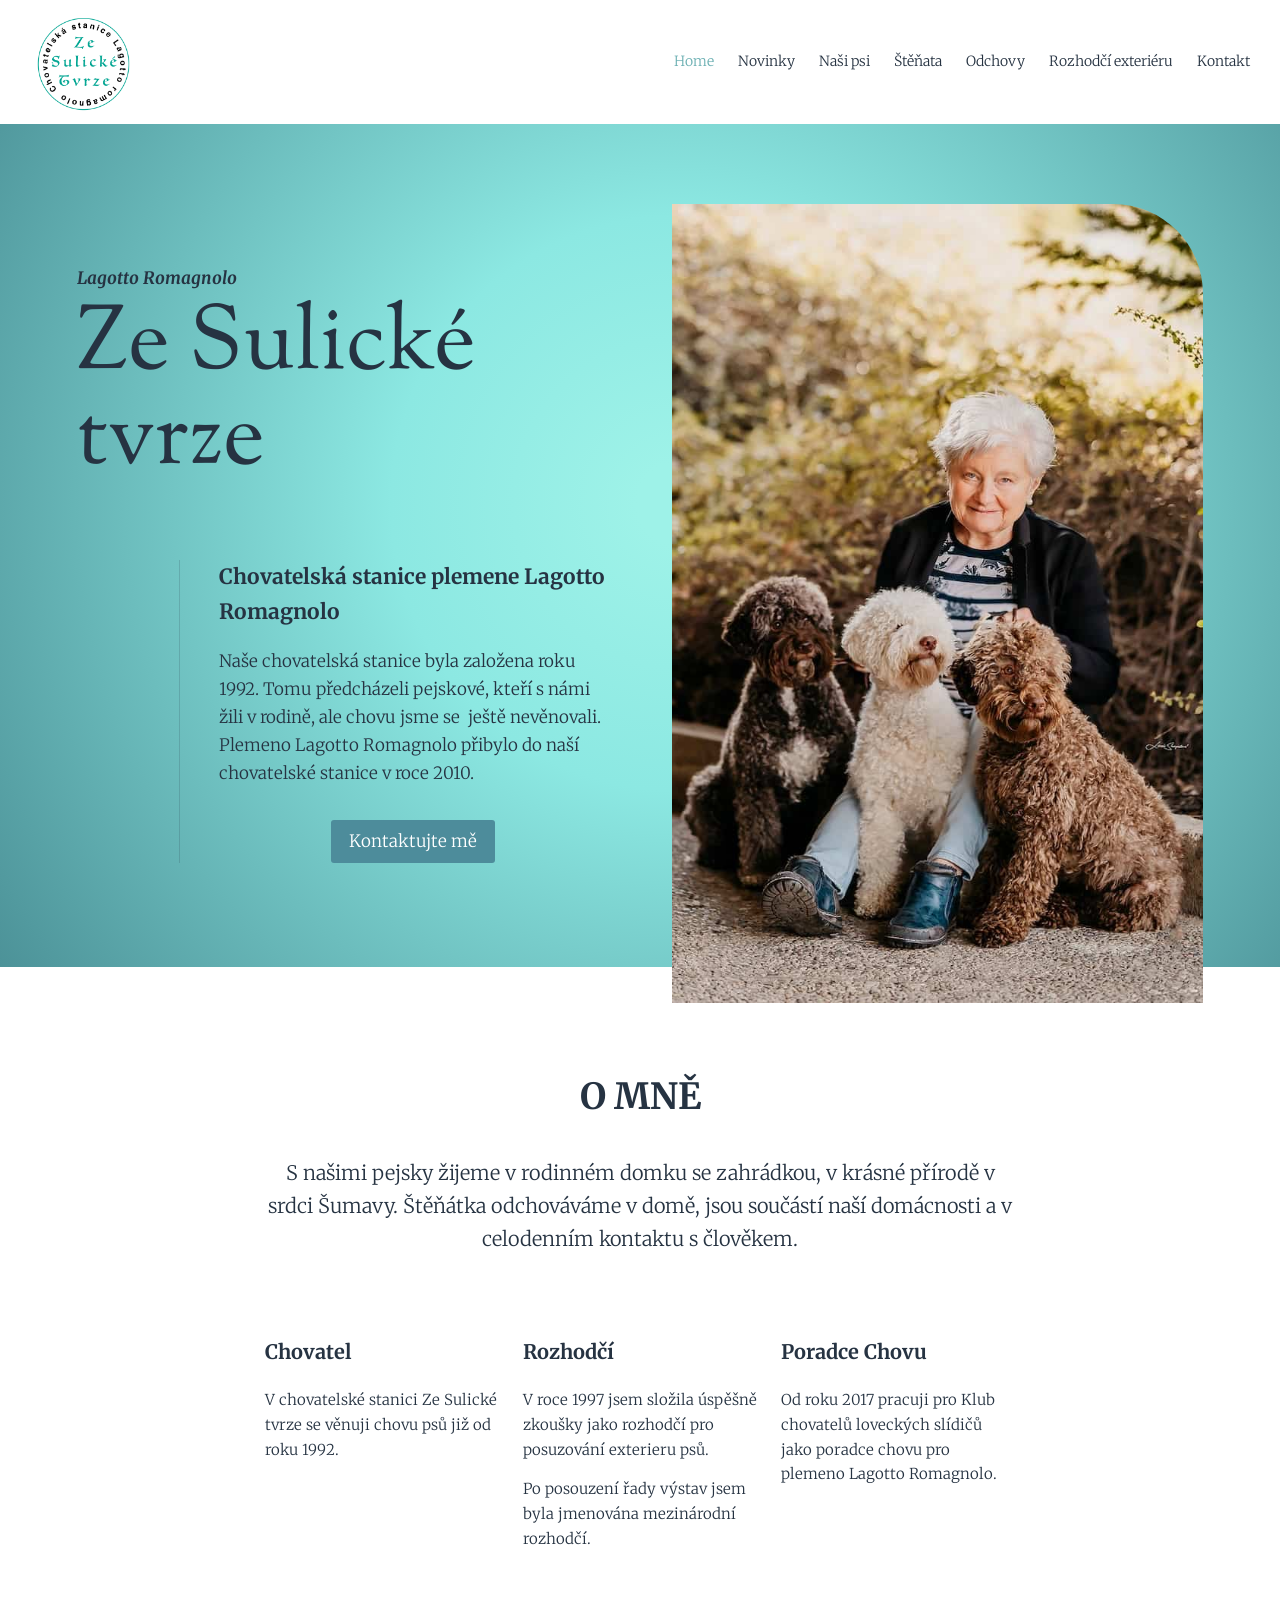
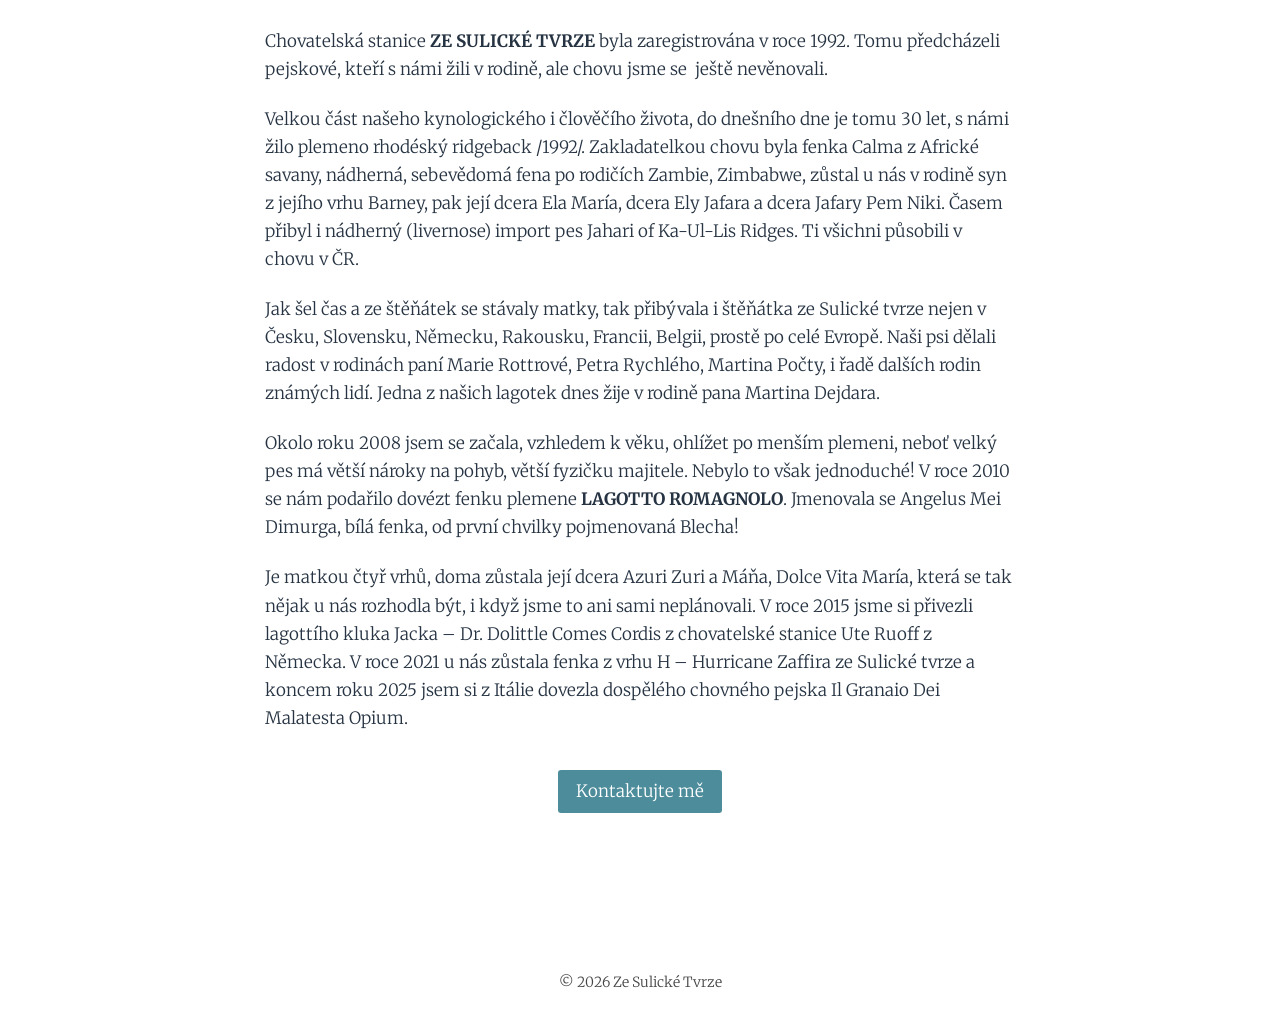
<file: index.html>
<!doctype html><html lang="cs"><head><meta charset="utf-8"><meta name="viewport" content="width=device-width,initial-scale=1"><meta name="description" content="Chovatelská stanice plemene Lagotto Romagnolo Ze Sulické tvrze. Naši psi, štěňata, odchovy a kontakt."><title>Úvod – Ze Sulické Tvrze</title><link rel="icon" href="/assets/cropped-logo.png"><link rel="preconnect" href="https://fonts.googleapis.com"><link rel="preconnect" href="https://fonts.gstatic.com" crossorigin><link href="https://fonts.googleapis.com/css2?family=Merriweather:wght@300;400;700&family=Lora:wght@400;700&family=Sorts+Mill+Goudy&display=swap" rel="stylesheet"><link rel="stylesheet" href="/style.css"><script src="/script.js" defer></script></head><body><a class="skip" href="#main">Přeskočit na obsah</a><header class="site-header"><a class="brand" href="/" aria-label="Ze Sulické Tvrze"><img src="/assets/cropped-logo.png" alt="Ze Sulické Tvrze" class="" loading="eager"></a><nav class="desktop-nav" aria-label="Hlavní nabídka"><a href="/" class="active">Home</a><a href="/novinky/" class="">Novinky</a><a href="/nasi-psi/" class="">Naši psi</a><a href="/stenata/" class="">Štěňata</a><a href="/odchovy/" class="">Odchovy</a><a href="/rozhodci-exterieru/" class="">Rozhodčí exteriéru</a><a href="/kontakt/" class="">Kontakt</a></nav><button class="menu-toggle" type="button" aria-label="Otevřít nabídku" aria-expanded="false" aria-controls="mobile-menu"><span></span><span></span><span></span></button></header><div class="menu-backdrop" hidden></div><nav class="mobile-menu" id="mobile-menu" aria-label="Mobilní nabídka" inert><button class="menu-close" type="button" aria-label="Zavřít nabídku">×</button><a href="/" class="active">Home</a><a href="/novinky/" class="">Novinky</a><a href="/nasi-psi/" class="">Naši psi</a><a href="/stenata/" class="">Štěňata</a><a href="/odchovy/" class="">Odchovy</a><a href="/rozhodci-exterieru/" class="">Rozhodčí exteriéru</a><a href="/kontakt/" class="">Kontakt</a></nav><main id="main"><section class="home-hero"><div class="hero-inner"><p class="eyebrow">Lagotto Romagnolo</p><h1>Ze Sulické tvrze</h1><div class="hero-intro"><h2>Chovatelská stanice plemene Lagotto Romagnolo</h2><p>Naše chovatelská stanice byla založena roku 1992. Tomu předcházeli pejskové, kteří s námi žili v rodině, ale chovu jsme se&nbsp; ještě nevěnovali. Plemeno Lagotto Romagnolo přibylo do naší chovatelské stanice v roce 2010.</p><a class="button" href="/kontakt/">Kontaktujte mě</a></div><img src="/assets/Obrazek.jpeg" alt="Stanislava Janická se psy" class="home-portrait" loading="eager"></div></section><section class="about"><div class="about-inner"><h2>O MNĚ</h2><p class="lead">S našimi pejsky žijeme v rodinném domku se zahrádkou, v krásné přírodě v srdci Šumavy. Štěňátka odchováváme v domě, jsou součástí naší domácnosti a v celodenním kontaktu s člověkem.</p><div class="facts"><div><h3>Chovatel</h3><p>V chovatelské stanici Ze Sulické tvrze se věnuji chovu psů již od roku 1992.</p></div><div><h3>Rozhodčí</h3><p>V roce 1997 jsem složila úspěšně zkoušky jako rozhodčí pro posuzování exterieru psů.</p><p>Po posouzení řady výstav jsem byla jmenována mezinárodní rozhodčí.</p></div><div><h3>Poradce Chovu</h3><p>Od roku 2017 pracuji pro Klub chovatelů loveckých slídičů jako poradce chovu pro plemeno Lagotto Romagnolo.</p></div></div><div class="story"><p>Chovatelská stanice <strong>ZE SULICKÉ TVRZE</strong> byla zaregistrována v roce 1992. Tomu předcházeli pejskové, kteří s námi žili v rodině, ale chovu jsme se&nbsp; ještě nevěnovali.</p><p>Velkou část našeho kynologického i člověčího života, do dnešního dne je tomu 30 let, s námi žilo plemeno rhodéský ridgeback /1992/. Zakladatelkou chovu byla fenka Calma z Africké savany, nádherná, sebevědomá fena po rodičích Zambie, Zimbabwe, zůstal u nás v rodině syn z jejího vrhu Barney, pak její dcera Ela María, dcera Ely Jafara a dcera Jafary Pem Niki. Časem přibyl i nádherný (livernose) import pes Jahari of Ka-Ul-Lis Ridges. Ti všichni působili v chovu v ČR.</p><p>Jak šel čas a ze štěňátek se stávaly matky, tak přibývala i štěňátka ze Sulické tvrze nejen v Česku, Slovensku, Německu, Rakousku, Francii, Belgii, prostě po celé Evropě. Naši psi dělali radost v rodinách paní Marie Rottrové, Petra Rychlého, Martina Počty, i řadě dalších rodin známých lidí. Jedna z našich lagotek dnes žije v rodině pana Martina Dejdara.</p><p>Okolo roku 2008 jsem se začala, vzhledem k věku, ohlížet po menším plemeni, neboť velký pes má větší nároky na pohyb, větší fyzičku majitele. Nebylo to však jednoduché! V roce 2010 se nám podařilo dovézt fenku plemene <strong>LAGOTTO ROMAGNOLO</strong>. Jmenovala se Angelus Mei Dimurga, bílá fenka, od první chvilky pojmenovaná Blecha!</p><p>Je matkou čtyř vrhů, doma zůstala její dcera Azuri Zuri a Máňa, Dolce Vita María, která se tak nějak u nás rozhodla být, i když jsme to ani sami neplánovali. V roce 2015 jsme si přivezli lagottího kluka Jacka – Dr. Dolittle Comes Cordis z chovatelské stanice Ute Ruoff z Německa. V roce 2021 u nás zůstala fenka z vrhu H – Hurricane Zaffira ze Sulické tvrze a koncem roku 2025 jsem si z Itálie dovezla dospělého chovného pejska Il Granaio Dei Malatesta Opium.</p></div><div class="center"><a class="button" href="/kontakt/">Kontaktujte mě</a></div></div></section></main><footer>© 2026 Ze Sulické Tvrze</footer></body></html>
</file>
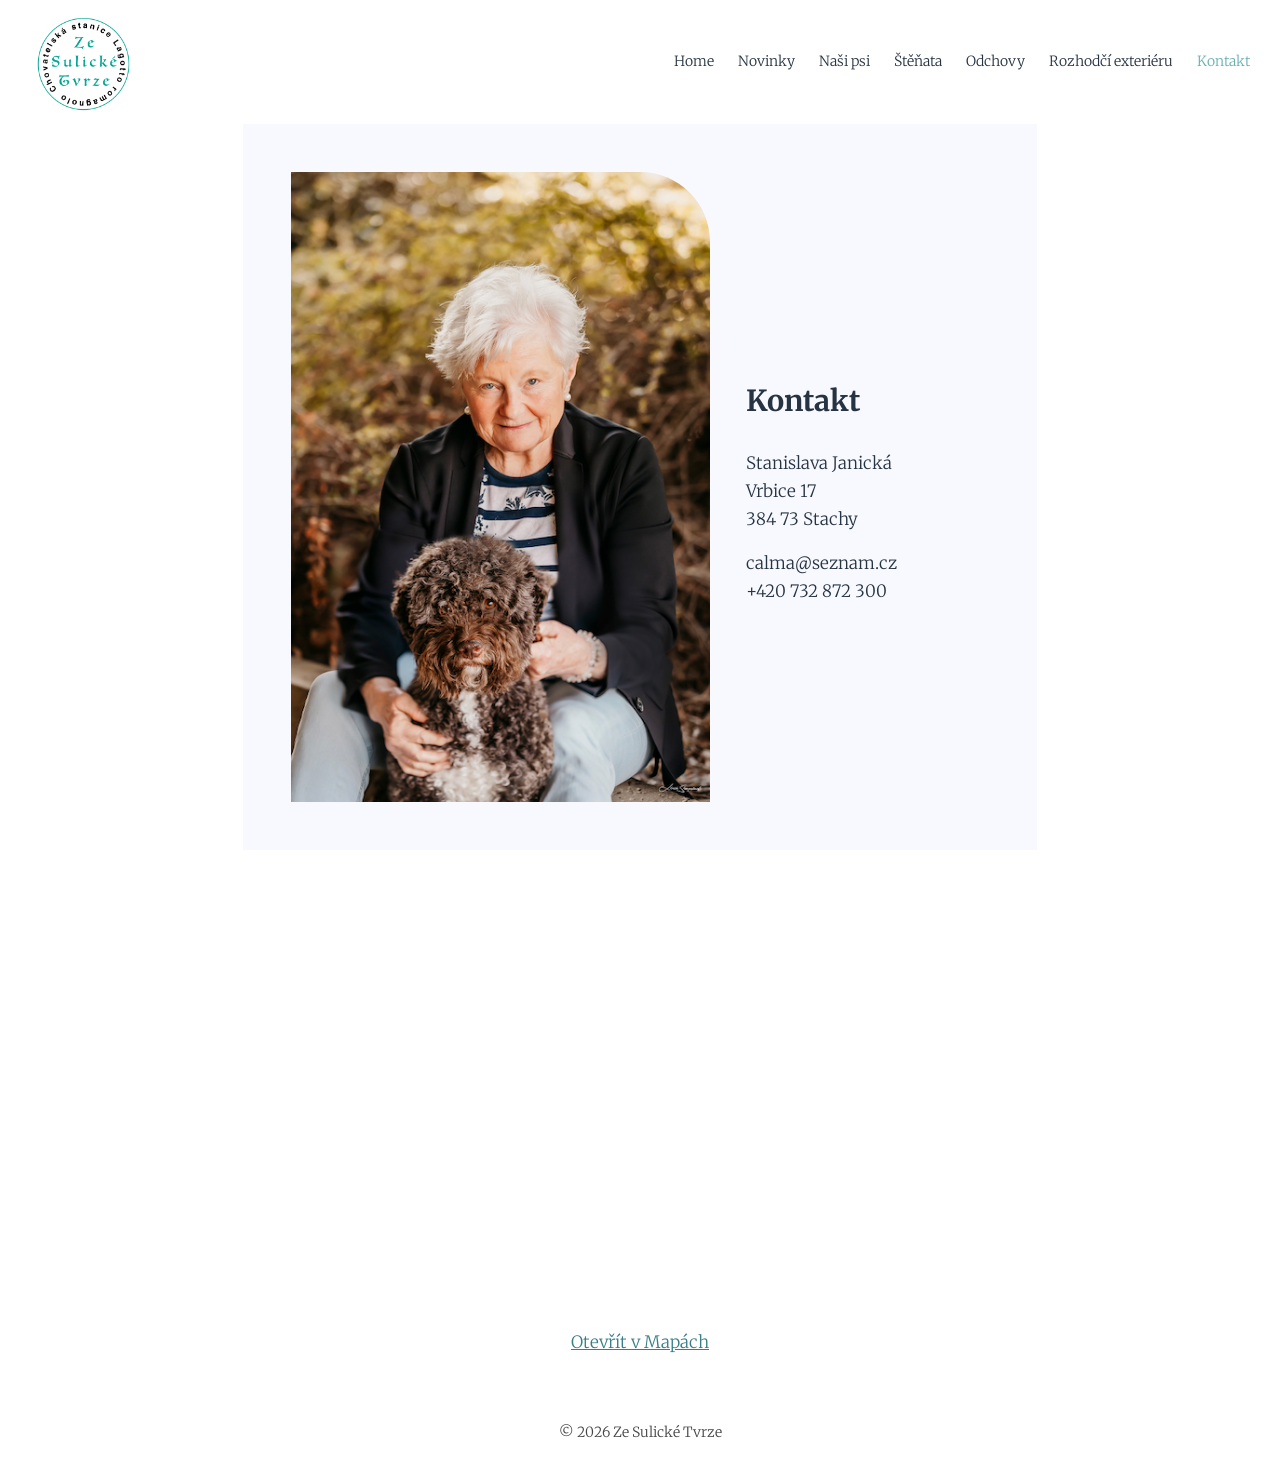
<file: kontakt/index.html>
<!doctype html><html lang="cs"><head><meta charset="utf-8"><meta name="viewport" content="width=device-width,initial-scale=1"><meta name="description" content="Chovatelská stanice plemene Lagotto Romagnolo Ze Sulické tvrze. Naši psi, štěňata, odchovy a kontakt."><title>Kontakt – Ze Sulické Tvrze</title><link rel="icon" href="/assets/cropped-logo.png"><link rel="preconnect" href="https://fonts.googleapis.com"><link rel="preconnect" href="https://fonts.gstatic.com" crossorigin><link href="https://fonts.googleapis.com/css2?family=Merriweather:wght@300;400;700&family=Lora:wght@400;700&family=Sorts+Mill+Goudy&display=swap" rel="stylesheet"><link rel="stylesheet" href="/style.css"><script src="/script.js" defer></script></head><body><a class="skip" href="#main">Přeskočit na obsah</a><header class="site-header"><a class="brand" href="/" aria-label="Ze Sulické Tvrze"><img src="/assets/cropped-logo.png" alt="Ze Sulické Tvrze" class="" loading="eager"></a><nav class="desktop-nav" aria-label="Hlavní nabídka"><a href="/" class="">Home</a><a href="/novinky/" class="">Novinky</a><a href="/nasi-psi/" class="">Naši psi</a><a href="/stenata/" class="">Štěňata</a><a href="/odchovy/" class="">Odchovy</a><a href="/rozhodci-exterieru/" class="">Rozhodčí exteriéru</a><a href="/kontakt/" class="active">Kontakt</a></nav><button class="menu-toggle" type="button" aria-label="Otevřít nabídku" aria-expanded="false" aria-controls="mobile-menu"><span></span><span></span><span></span></button></header><div class="menu-backdrop" hidden></div><nav class="mobile-menu" id="mobile-menu" aria-label="Mobilní nabídka" inert><button class="menu-close" type="button" aria-label="Zavřít nabídku">×</button><a href="/" class="">Home</a><a href="/novinky/" class="">Novinky</a><a href="/nasi-psi/" class="">Naši psi</a><a href="/stenata/" class="">Štěňata</a><a href="/odchovy/" class="">Odchovy</a><a href="/rozhodci-exterieru/" class="">Rozhodčí exteriéru</a><a href="/kontakt/" class="active">Kontakt</a></nav><main id="main"><div class="page-shell contact-shell"><section class="contact-panel"><img src="/assets/5D04E54E-7CB3-425D-8978-CB9AE6421498-1.jpeg" alt="Stanislava Janická se psem" class="contact-photo" loading="eager"><div class="contact-text"><h1>Kontakt</h1><p>Stanislava Janická<br>Vrbice 17<br>384 73 Stachy</p><p><a href="mailto:calma@seznam.cz">calma@seznam.cz</a><br><a href="tel:+420732872300">+420 732 872 300</a></p></div></section><iframe class="map" title="Mapa Vrbice 17, 384 73 Stachy" loading="lazy" referrerpolicy="no-referrer-when-downgrade" src="https://maps.google.com/maps?q=Vrbice%2017%2C%20384%2073%20Stachy&t=&z=11&ie=UTF8&iwloc=&output=embed"></iframe><p class="map-link"><a href="https://www.google.com/maps/search/?api=1&query=Vrbice+17%2C+384+73+Stachy" target="_blank" rel="noopener">Otevřít v Mapách</a></p></div></main><footer>© 2026 Ze Sulické Tvrze</footer></body></html>
</file>
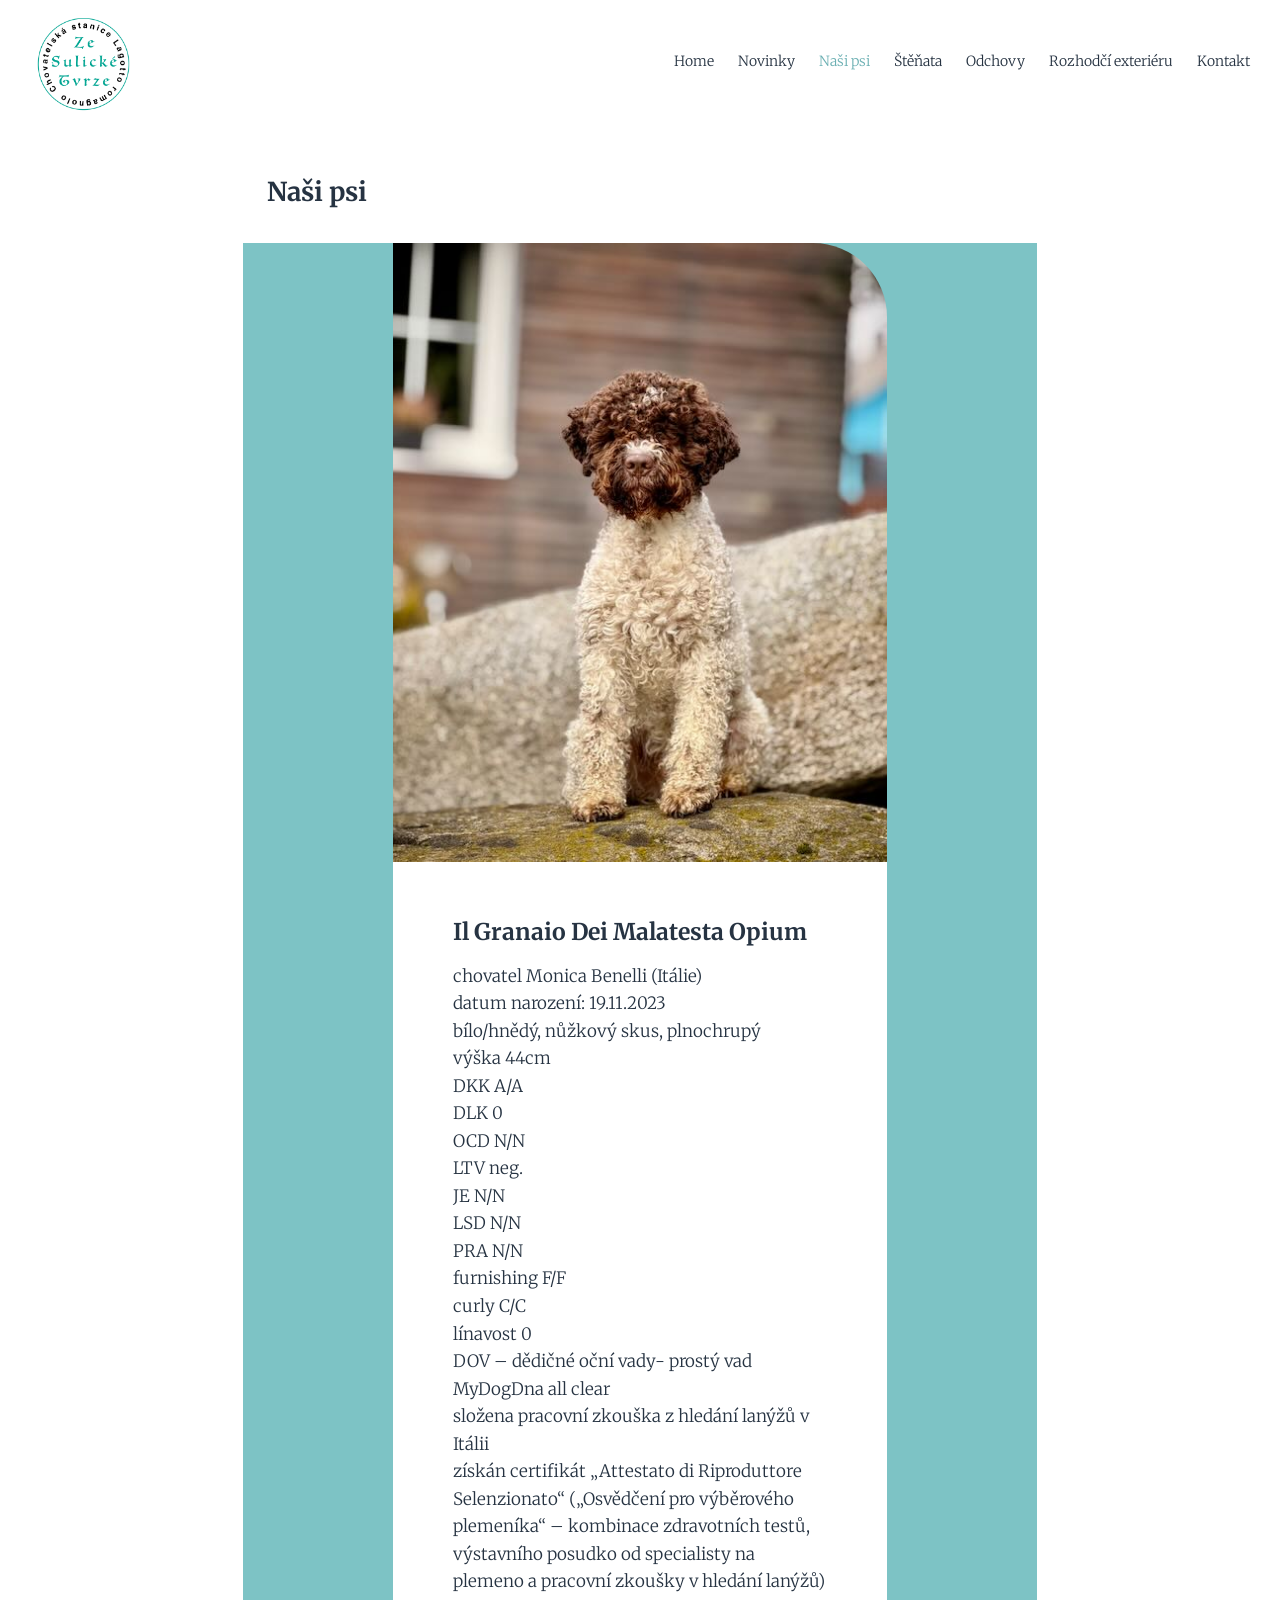
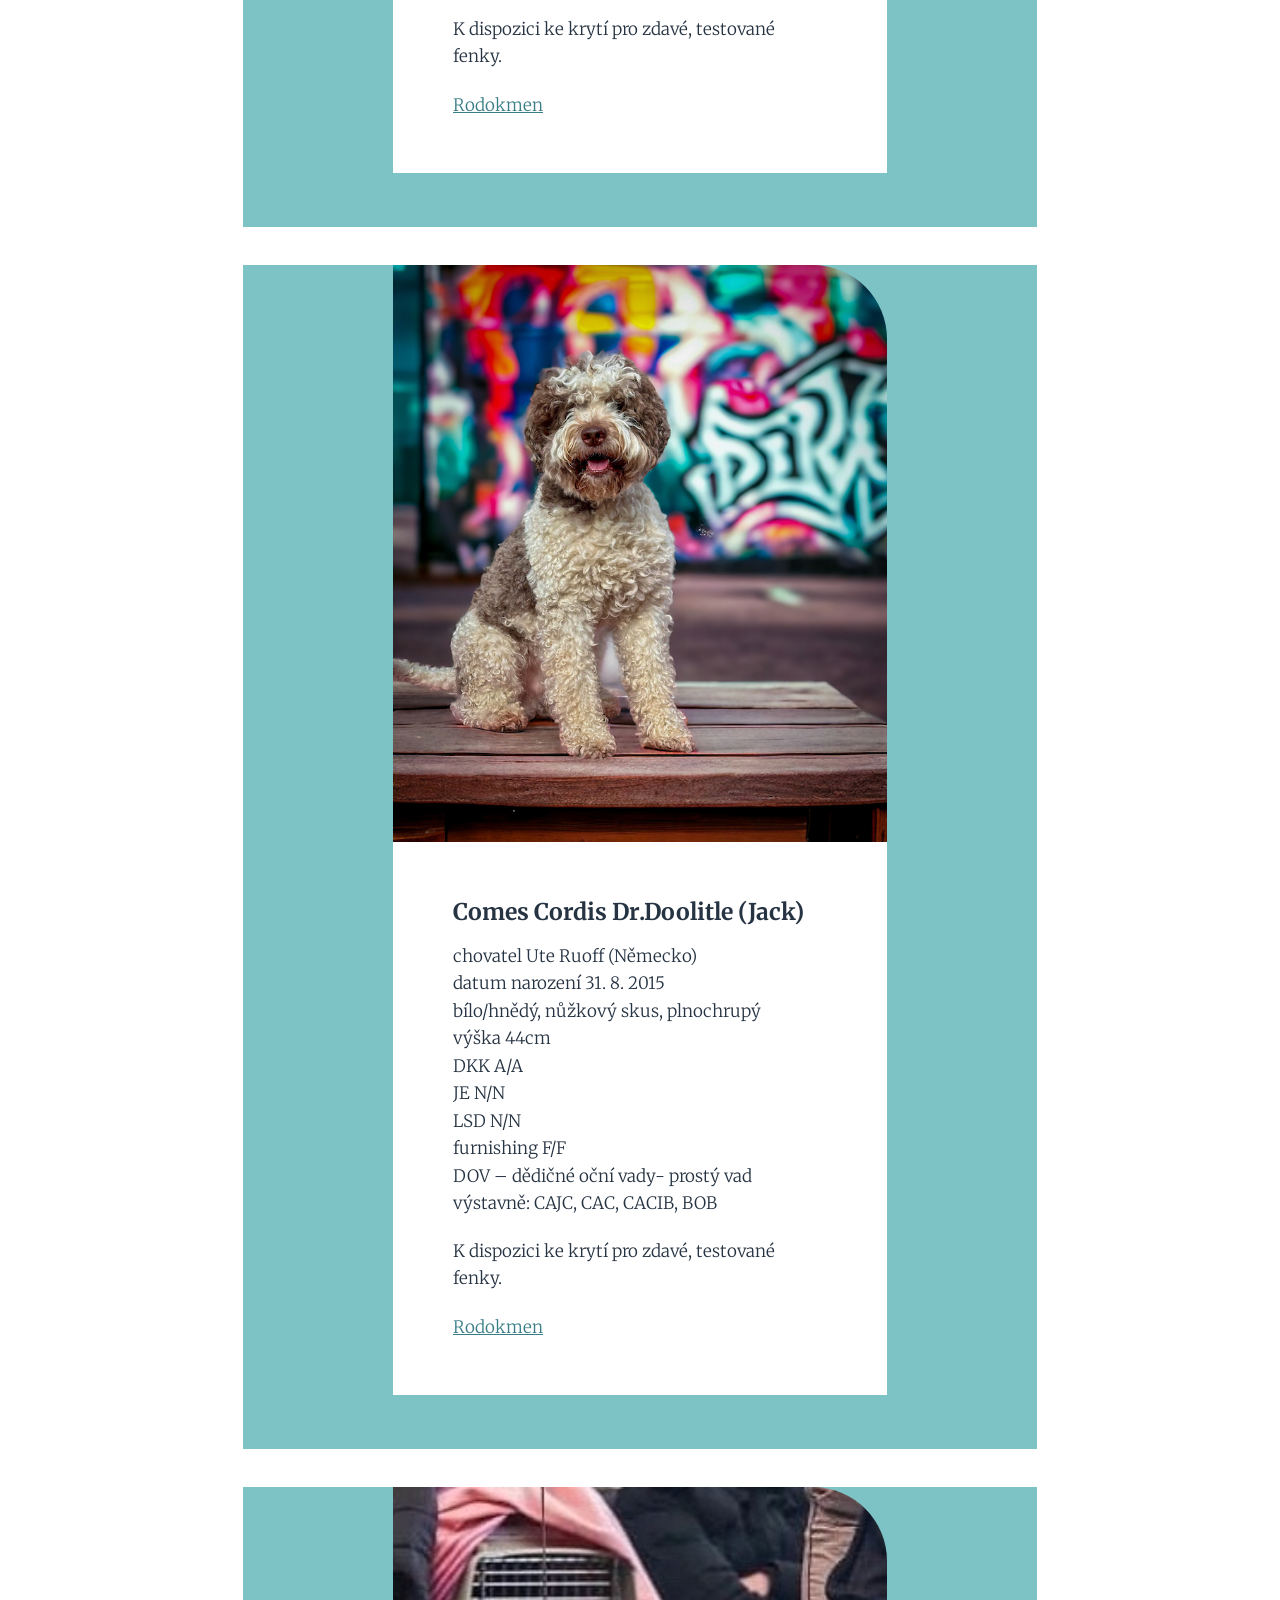
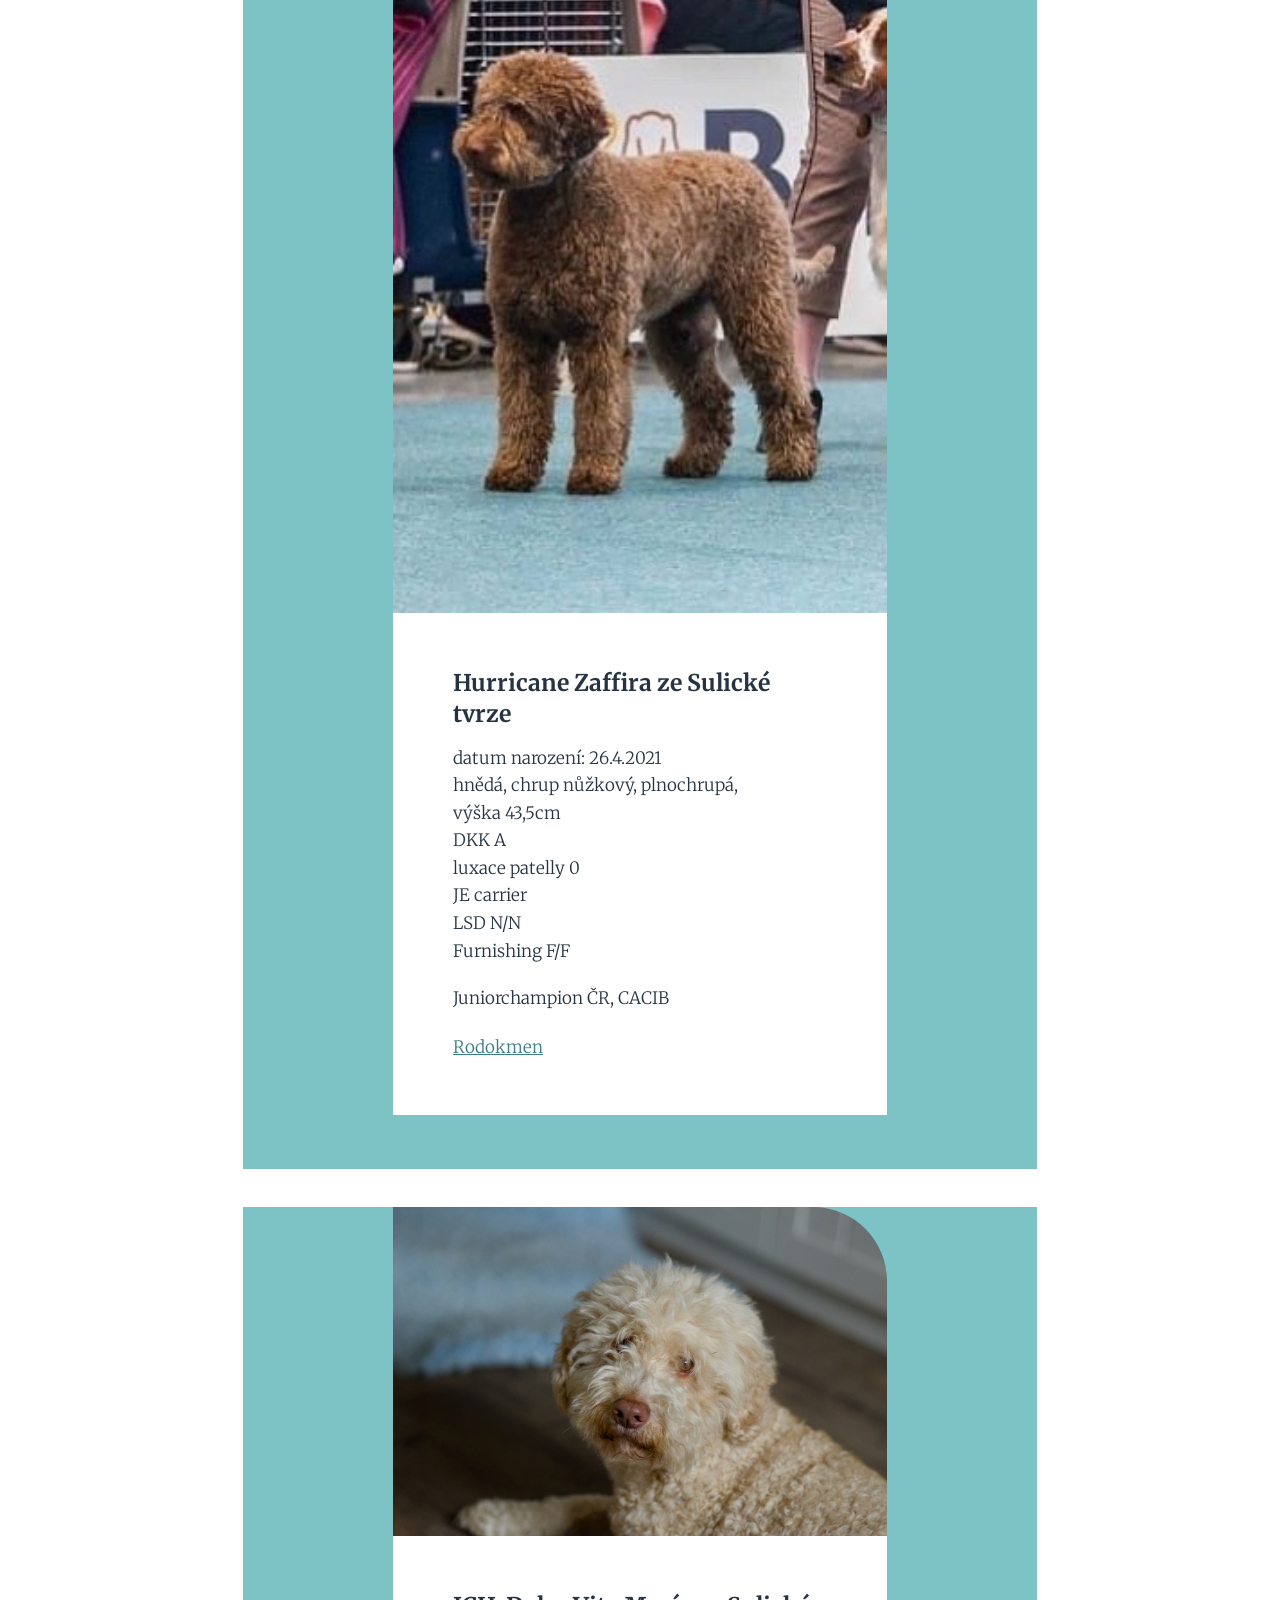
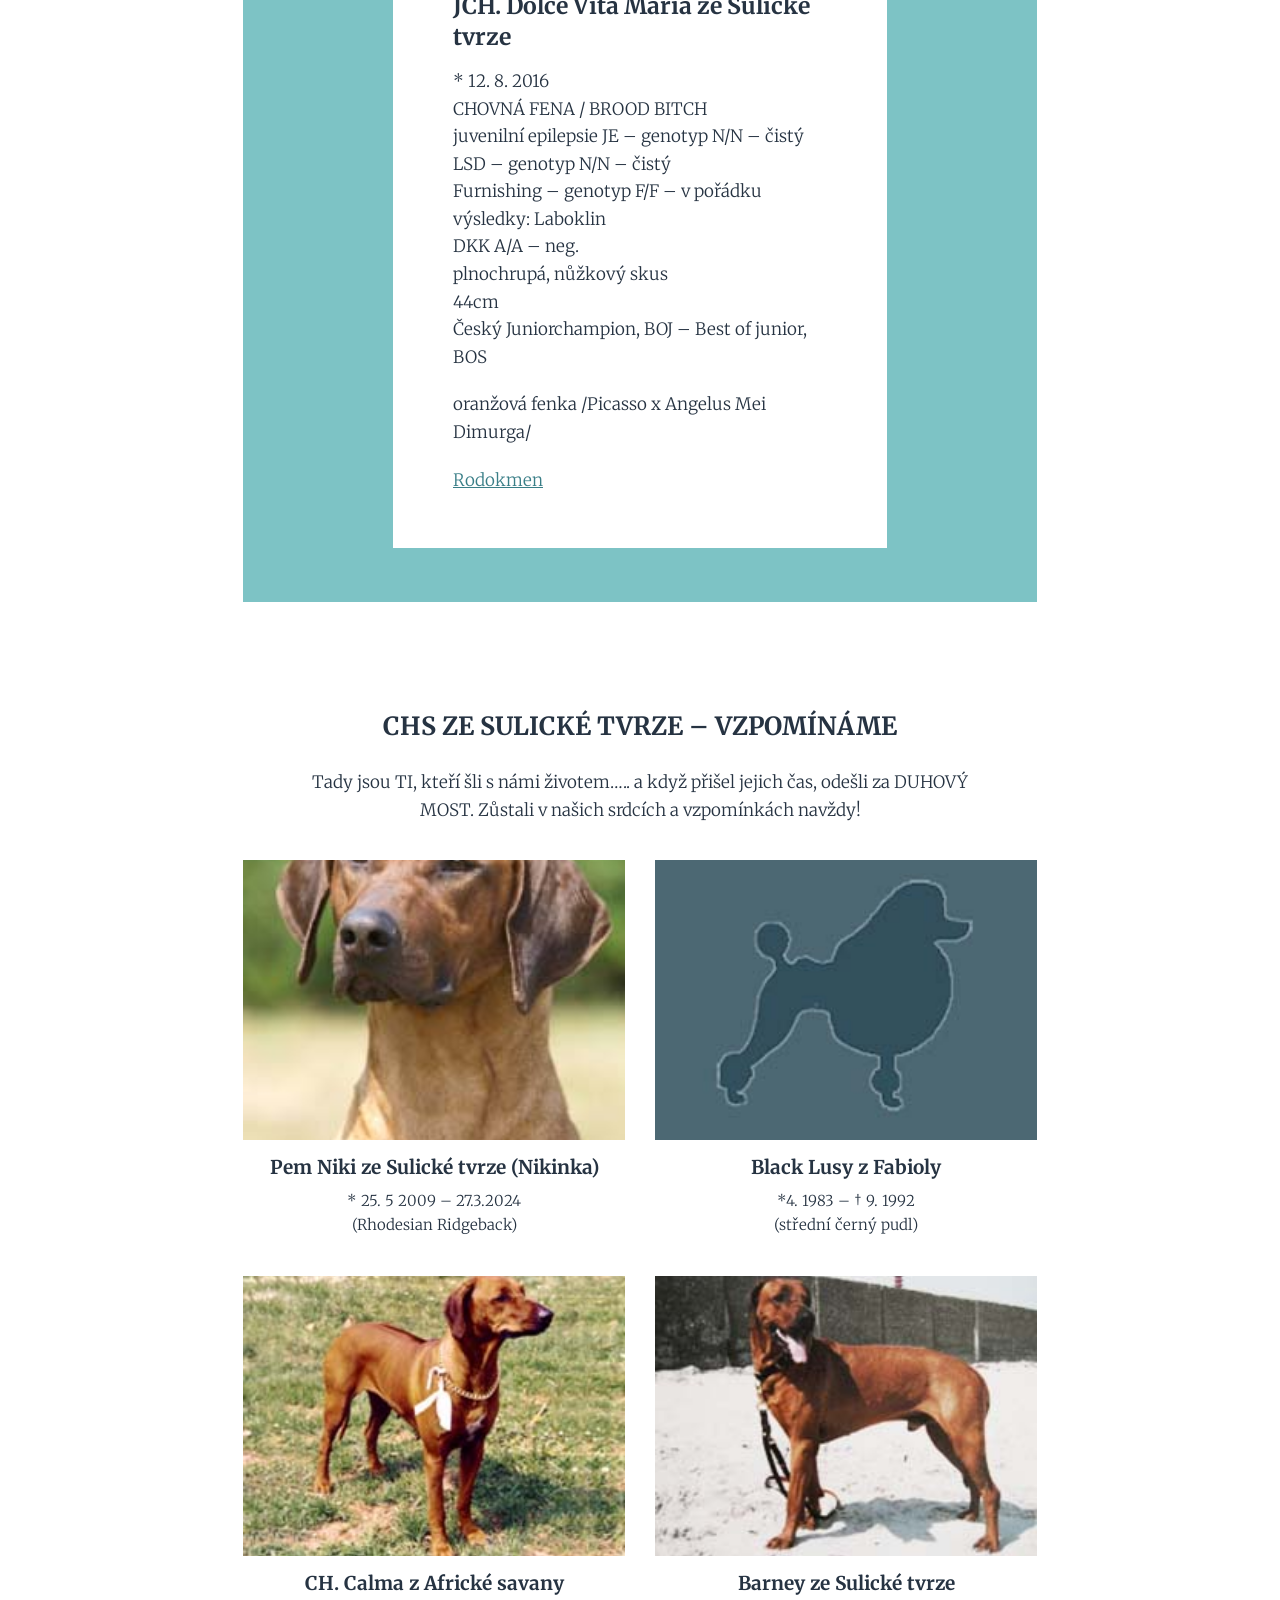
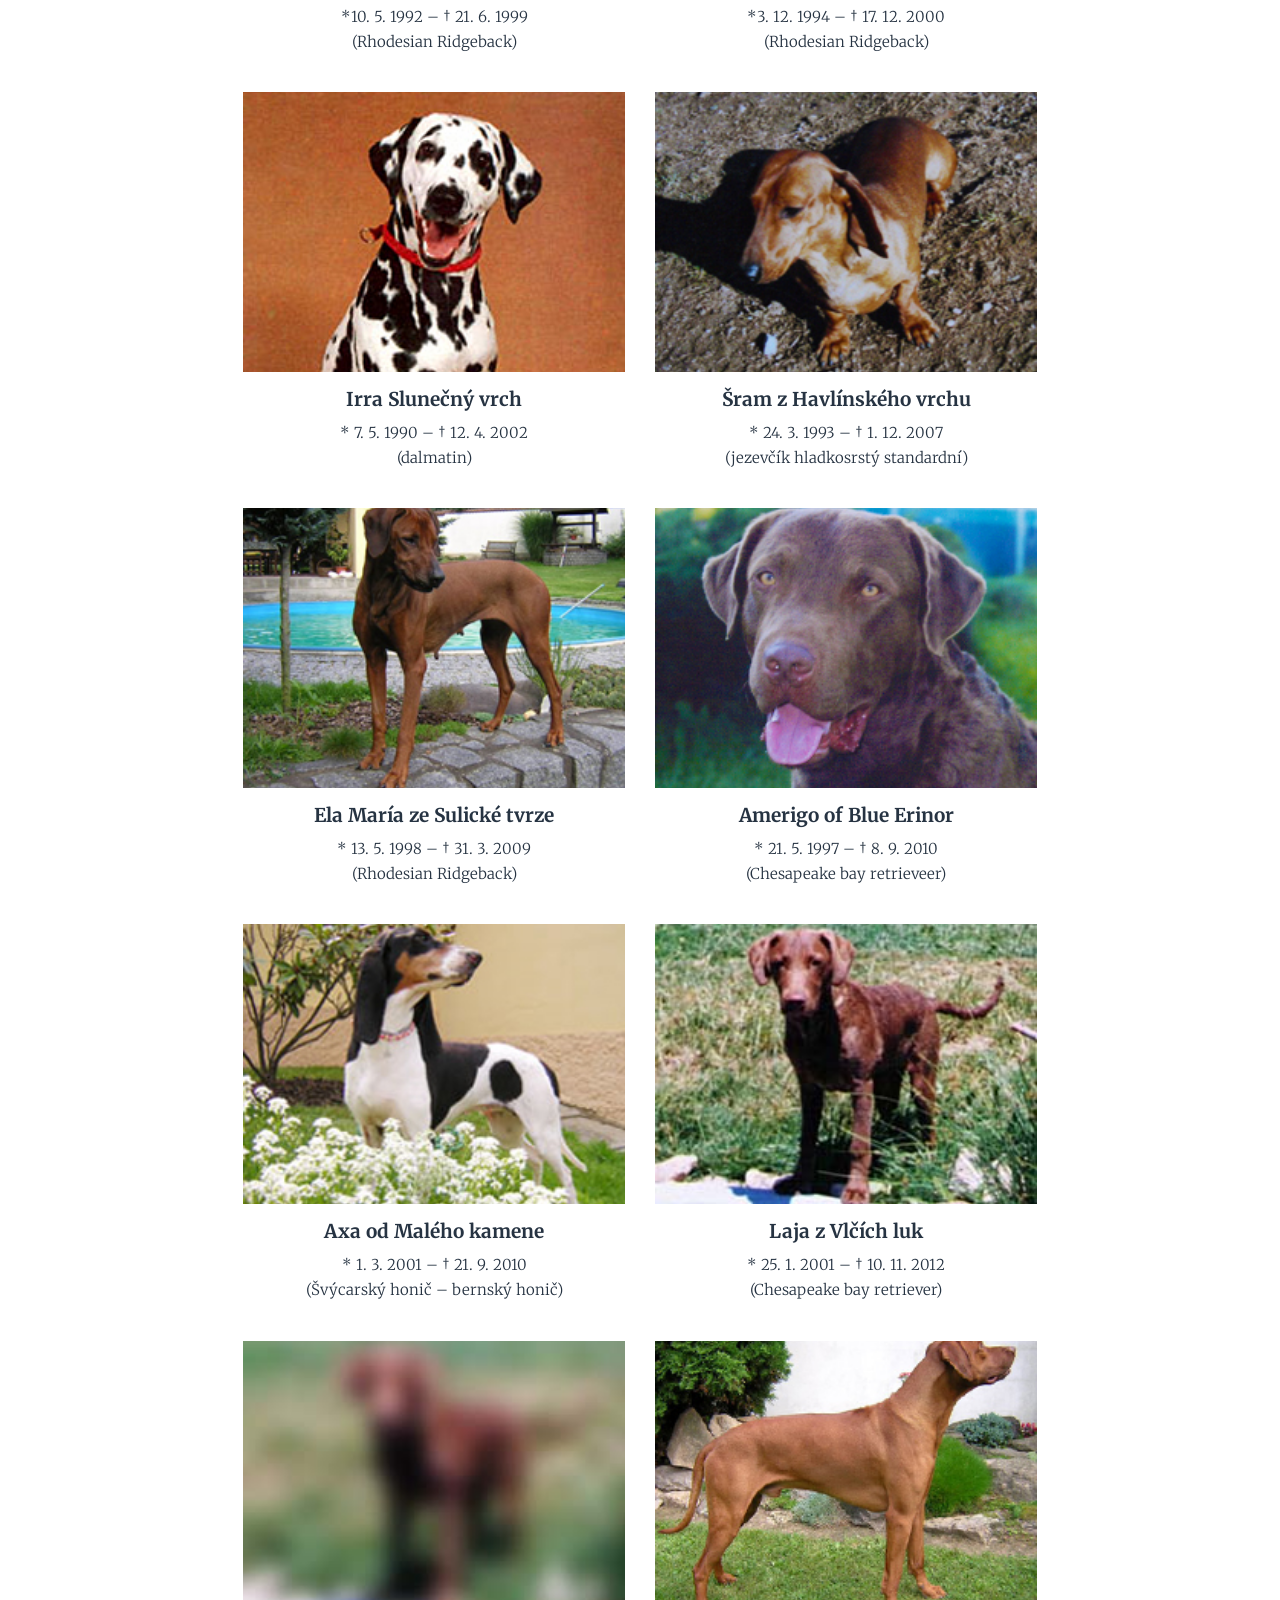
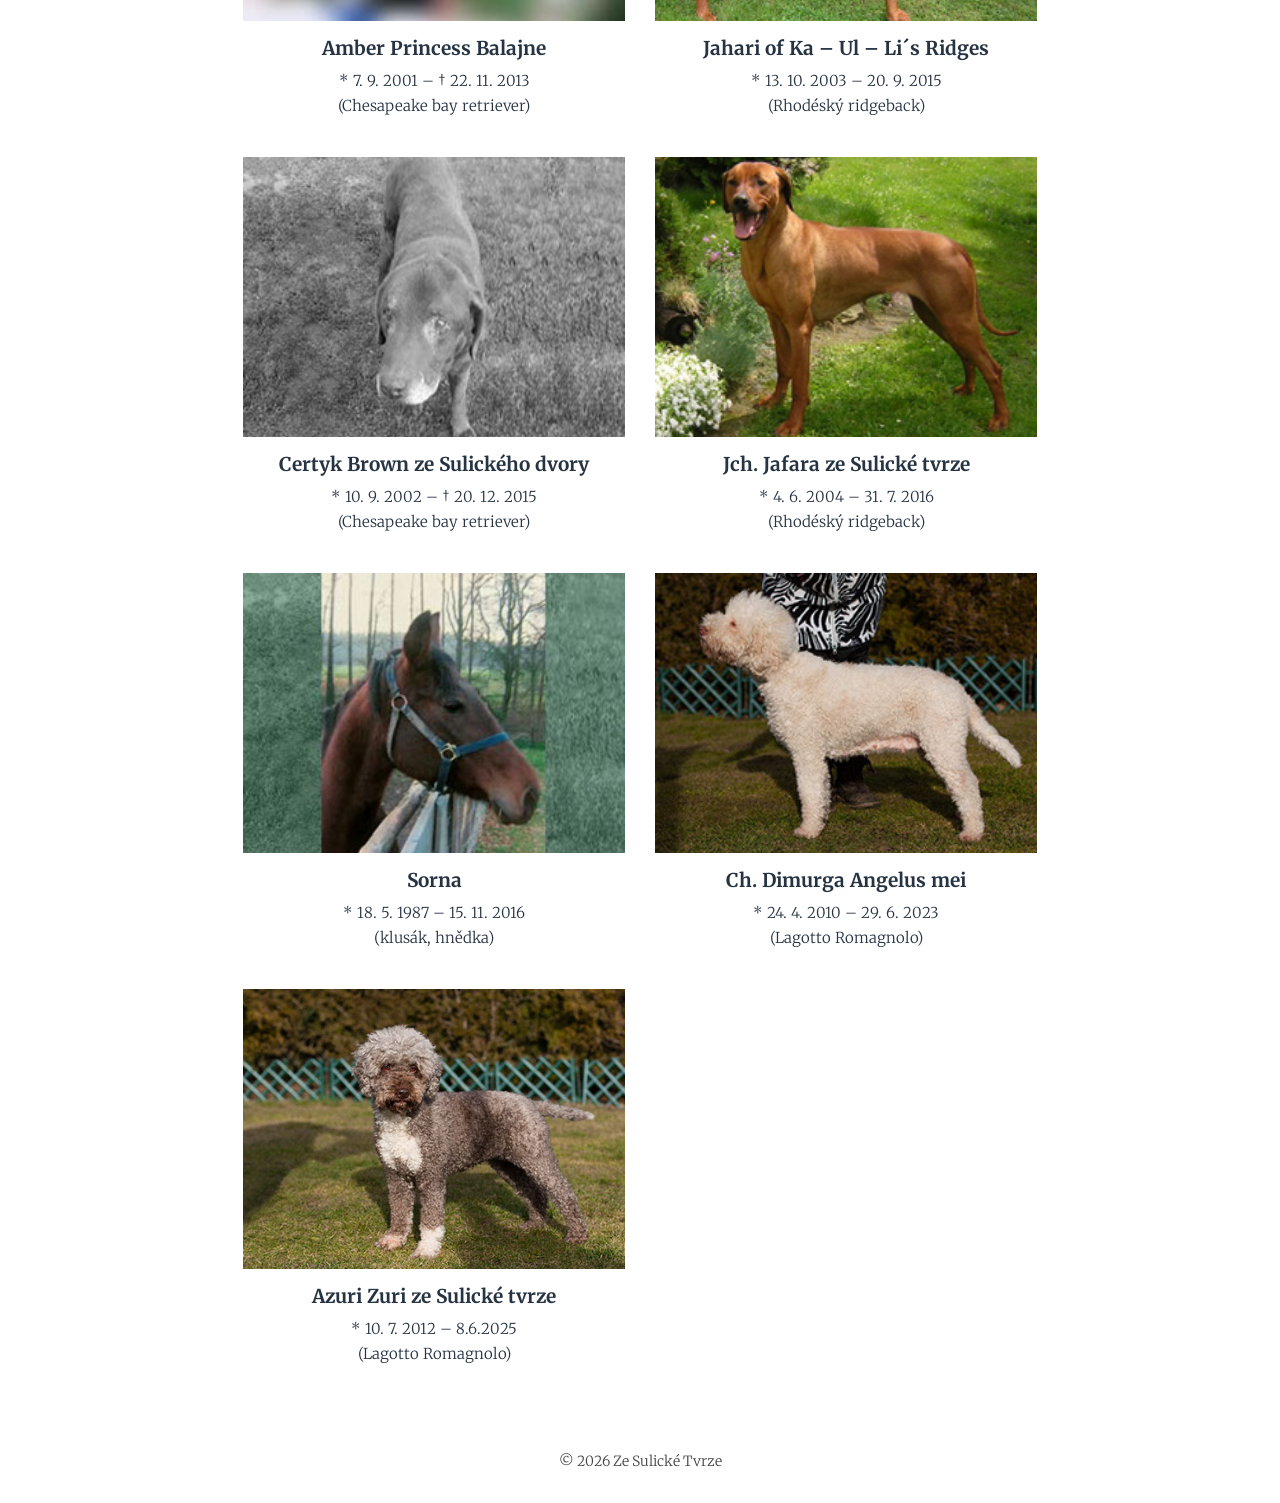
<file: nasi-psi/index.html>
<!doctype html><html lang="cs"><head><meta charset="utf-8"><meta name="viewport" content="width=device-width,initial-scale=1"><meta name="description" content="Chovatelská stanice plemene Lagotto Romagnolo Ze Sulické tvrze. Naši psi, štěňata, odchovy a kontakt."><title>Naši psi – Ze Sulické Tvrze</title><link rel="icon" href="/assets/cropped-logo.png"><link rel="preconnect" href="https://fonts.googleapis.com"><link rel="preconnect" href="https://fonts.gstatic.com" crossorigin><link href="https://fonts.googleapis.com/css2?family=Merriweather:wght@300;400;700&family=Lora:wght@400;700&family=Sorts+Mill+Goudy&display=swap" rel="stylesheet"><link rel="stylesheet" href="/style.css"><script src="/script.js" defer></script></head><body><a class="skip" href="#main">Přeskočit na obsah</a><header class="site-header"><a class="brand" href="/" aria-label="Ze Sulické Tvrze"><img src="/assets/cropped-logo.png" alt="Ze Sulické Tvrze" class="" loading="eager"></a><nav class="desktop-nav" aria-label="Hlavní nabídka"><a href="/" class="">Home</a><a href="/novinky/" class="">Novinky</a><a href="/nasi-psi/" class="active">Naši psi</a><a href="/stenata/" class="">Štěňata</a><a href="/odchovy/" class="">Odchovy</a><a href="/rozhodci-exterieru/" class="">Rozhodčí exteriéru</a><a href="/kontakt/" class="">Kontakt</a></nav><button class="menu-toggle" type="button" aria-label="Otevřít nabídku" aria-expanded="false" aria-controls="mobile-menu"><span></span><span></span><span></span></button></header><div class="menu-backdrop" hidden></div><nav class="mobile-menu" id="mobile-menu" aria-label="Mobilní nabídka" inert><button class="menu-close" type="button" aria-label="Zavřít nabídku">×</button><a href="/" class="">Home</a><a href="/novinky/" class="">Novinky</a><a href="/nasi-psi/" class="active">Naši psi</a><a href="/stenata/" class="">Štěňata</a><a href="/odchovy/" class="">Odchovy</a><a href="/rozhodci-exterieru/" class="">Rozhodčí exteriéru</a><a href="/kontakt/" class="">Kontakt</a></nav><main id="main"><div class="page-shell"><h1 class="page-title">Naši psi</h1><article class="feature-card dog-card"><div class="feature-media"><img src="/assets/IMG_0137.jpeg" alt="Il Granaio Dei Malatesta Opium" class="" loading="lazy"></div><div class="feature-copy"><h2>Il Granaio Dei Malatesta Opium</h2><p>chovatel Monica Benelli (Itálie)</p><p>datum narození: 19.11.2023</p><p>bílo/hnědý, nůžkový skus, plnochrupý</p><p>výška 44cm</p><p>DKK A/A</p><p>DLK 0</p><p>OCD N/N</p><p>LTV neg.</p><p>JE N/N</p><p>LSD N/N</p><p>PRA N/N</p><p>furnishing F/F</p><p>curly C/C</p><p>línavost 0</p><p>DOV – dědičné oční vady- prostý vad</p><p>MyDogDna all clear</p><p>složena pracovní zkouška z hledání lanýžů v Itálii</p><p>získán certifikát „Attestato di Riproduttore Selenzionato“ („Osvědčení pro výběrového plemeníka“ – kombinace zdravotních testů, výstavního posudko od specialisty na plemeno a pracovní zkoušky v hledání lanýžů)</p><p>K dispozici ke krytí pro zdavé, testované fenky.</p><a class="text-link" href="https://lagotto.breedarchive.com/animal/view/il-granaio-dei-malatesta-opium-6c5dce95-2e1b-44ae-9e3a-ac01046c1067?photo_id=4268" target="_blank" rel="noopener">Rodokmen</a></div></article><article class="feature-card dog-card"><div class="feature-media"><img src="/assets/6790E211-CAC4-47FD-B4F6-C0CD64B3B62C.jpeg" alt="Comes Cordis Dr.Doolitle (Jack)" class="" loading="lazy"></div><div class="feature-copy"><h2>Comes Cordis Dr.Doolitle (Jack)</h2><p>chovatel Ute Ruoff (Německo)</p><p>datum narození 31. 8. 2015</p><p>bílo/hnědý, nůžkový skus, plnochrupý</p><p>výška 44cm</p><p>DKK A/A</p><p>JE N/N</p><p>LSD N/N</p><p>furnishing F/F</p><p>DOV – dědičné oční vady- prostý vad</p><p>výstavně: CAJC, CAC, CACIB, BOB</p><p>K dispozici ke krytí pro zdavé, testované fenky.</p><a class="text-link" href="https://lagotto.breedarchive.com/animal/view/comes-cordis-dr-dolittle-0cc0cd22-bd06-4b57-9a6c-3023842c4a20" target="_blank" rel="noopener">Rodokmen</a></div></article><article class="feature-card dog-card"><div class="feature-media"><img src="/assets/0DEFC265-9994-4AEE-9A7B-CF6E73876D2D_4_5005_c.jpeg" alt="Hurricane Zaffira ze Sulické tvrze" class="" loading="lazy"></div><div class="feature-copy"><h2>Hurricane Zaffira ze Sulické tvrze</h2><p>datum narození: 26.4.2021</p><p>hnědá, chrup nůžkový, plnochrupá,</p><p>výška 43,5cm</p><p>DKK A</p><p>luxace patelly 0</p><p>JE carrier</p><p>LSD N/N</p><p>Furnishing F/F</p><p>Juniorchampion ČR, CACIB</p><a class="text-link" href="https://lagotto.breedarchive.com/animal/view/hurricane-zaffira-ze-sulicke-tvrze-f23cf1c0-0744-4804-82e3-e5b12dd7729e" target="_blank" rel="noopener">Rodokmen</a></div></article><article class="feature-card dog-card"><div class="feature-media"><img src="/assets/33C572C8-5EBB-49CA-8CAC-FEB7F0D35D2F_1_105_c.jpeg" alt="JCH. Dolce Vita María ze Sulické tvrze" class="" loading="lazy"></div><div class="feature-copy"><h2>JCH. Dolce Vita María ze Sulické tvrze</h2><p>* 12. 8. 2016</p><p>CHOVNÁ FENA / BROOD BITCH</p><p>juvenilní epilepsie JE – genotyp N/N – čistý</p><p>LSD – genotyp N/N – čistý</p><p>Furnishing – genotyp F/F – v pořádku</p><p>výsledky: Laboklin</p><p>DKK A/A – neg.</p><p>plnochrupá, nůžkový skus</p><p>44cm</p><p>Český Juniorchampion, BOJ – Best of junior, BOS</p><p>oranžová fenka /Picasso x Angelus Mei Dimurga/</p><a class="text-link" href="https://lagotto.breedarchive.com/animal/view/dolce-vita-maria-ze-sulicke-tvrze-c87e51e2-bd80-413a-b5fd-04693df41ef5" target="_blank" rel="noopener">Rodokmen</a></div></article><section class="memorial"><h2>CHS ZE SULICKÉ TVRZE – VZPOMÍNÁME</h2><p>Tady jsou TI, kteří šli s námi životem….. a když přišel jejich čas, odešli za DUHOVÝ MOST. Zůstali v našich srdcích a vzpomínkách navždy!</p><div class="memorial-grid"><article class="memorial-card"><img src="/assets/pem-nikki-1.jpg" alt="Pem Niki ze Sulické tvrze (Nikinka)" class="" loading="lazy"><h3>Pem Niki ze Sulické tvrze (Nikinka)</h3><p>* 25. 5 2009 – 27.3.2024<br>(Rhodesian Ridgeback)</p></article><article class="memorial-card"><img src="/assets/m01.jpg" alt="Black Lusy z Fabioly" class="" loading="lazy"><h3>Black Lusy z Fabioly</h3><p>*4. 1983 – † 9. 1992<br>(střední černý pudl)</p></article><article class="memorial-card"><img src="/assets/m02.jpg" alt="CH. Calma z Africké savany" class="" loading="lazy"><h3>CH. Calma z Africké savany</h3><p>*10. 5. 1992 – † 21. 6. 1999<br>(Rhodesian Ridgeback)</p></article><article class="memorial-card"><img src="/assets/m03.jpg" alt="Barney ze Sulické tvrze" class="" loading="lazy"><h3>Barney ze Sulické tvrze</h3><p>*3. 12. 1994 – † 17. 12. 2000<br>(Rhodesian Ridgeback)</p></article><article class="memorial-card"><img src="/assets/irra.jpg" alt="Irra Slunečný vrch" class="" loading="lazy"><h3>Irra Slunečný vrch</h3><p>* 7. 5. 1990 – † 12. 4. 2002<br>(dalmatin)</p></article><article class="memorial-card"><img src="/assets/sram.jpg" alt="Šram z Havlínského vrchu" class="" loading="lazy"><h3>Šram z Havlínského vrchu</h3><p>* 24. 3. 1993 – † 1. 12. 2007<br>(jezevčík hladkosrstý standardní)</p></article><article class="memorial-card"><img src="/assets/ela.jpg" alt="Ela María ze Sulické tvrze" class="" loading="lazy"><h3>Ela María ze Sulické tvrze</h3><p>* 13. 5. 1998 – † 31. 3. 2009<br>(Rhodesian Ridgeback)</p></article><article class="memorial-card"><img src="/assets/amerigo.jpg" alt="Amerigo of Blue Erinor" class="" loading="lazy"><h3>Amerigo of Blue Erinor</h3><p>* 21. 5. 1997 – † 8. 9. 2010<br>(Chesapeake bay retrieveer)</p></article><article class="memorial-card"><img src="/assets/axa-1.jpg" alt="Axa od Malého kamene" class="" loading="lazy"><h3>Axa od Malého kamene</h3><p>* 1. 3. 2001 – † 21. 9. 2010<br>(Švýcarský honič – bernský honič)</p></article><article class="memorial-card"><img src="/assets/m04.jpg" alt="Laja z Vlčích luk" class="" loading="lazy"><h3>Laja z Vlčích luk</h3><p>* 25. 1. 2001 – † 10. 11. 2012<br>(Chesapeake bay retriever)</p></article><article class="memorial-card"><img src="/assets/m07.jpg" alt="Amber Princess Balajne" class="" loading="lazy"><h3>Amber Princess Balajne</h3><p>* 7. 9. 2001 – † 22. 11. 2013<br>(Chesapeake bay retriever)</p></article><article class="memorial-card"><img src="/assets/jafari.jpg" alt="Jahari of Ka – Ul – Li´s Ridges" class="" loading="lazy"><h3>Jahari of Ka – Ul – Li´s Ridges</h3><p>* 13. 10. 2003 – 20. 9. 2015<br>(Rhodéský ridgeback)</p></article><article class="memorial-card"><img src="/assets/m05.jpg" alt="Certyk Brown ze Sulického dvory" class="" loading="lazy"><h3>Certyk Brown ze Sulického dvory</h3><p>* 10. 9. 2002 – † 20. 12. 2015<br>(Chesapeake bay retriever)</p></article><article class="memorial-card"><img src="/assets/jafara.jpg" alt="Jch. Jafara ze Sulické tvrze" class="" loading="lazy"><h3>Jch. Jafara ze Sulické tvrze</h3><p>* 4. 6. 2004 – 31. 7. 2016<br>(Rhodéský ridgeback)</p></article><article class="memorial-card"><img src="/assets/m06.jpg" alt="Sorna" class="" loading="lazy"><h3>Sorna</h3><p>* 18. 5. 1987 – 15. 11. 2016<br>(klusák, hnědka)</p></article><article class="memorial-card"><img src="/assets/img_9095a330x220.jpg" alt="Ch. Dimurga Angelus mei" class="" loading="lazy"><h3>Ch. Dimurga Angelus mei</h3><p>* 24. 4. 2010 – 29. 6. 2023<br>(Lagotto Romagnolo)</p></article><article class="memorial-card"><img src="/assets/img_9084486x325.jpg" alt="Azuri Zuri ze Sulické tvrze" class="" loading="lazy"><h3>Azuri Zuri ze Sulické tvrze</h3><p>* 10. 7. 2012 – 8.6.2025<br>(Lagotto Romagnolo)</p></article></div></section></div></main><footer>© 2026 Ze Sulické Tvrze</footer></body></html>
</file>
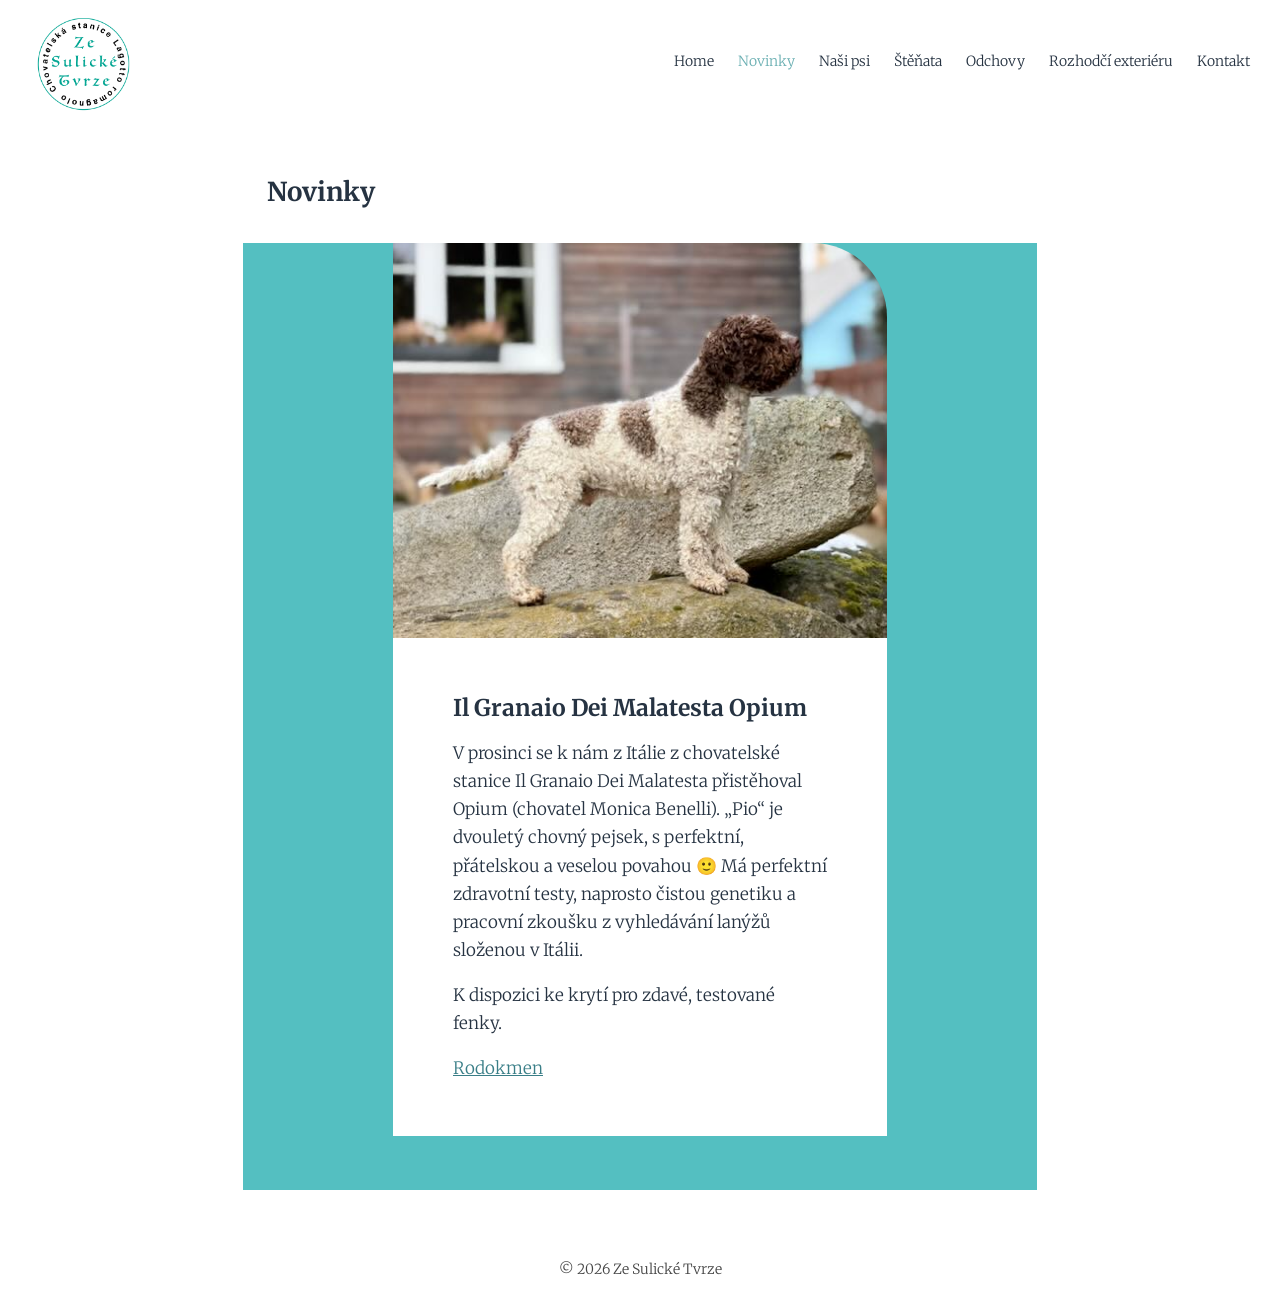
<file: novinky/index.html>
<!doctype html><html lang="cs"><head><meta charset="utf-8"><meta name="viewport" content="width=device-width,initial-scale=1"><meta name="description" content="Chovatelská stanice plemene Lagotto Romagnolo Ze Sulické tvrze. Naši psi, štěňata, odchovy a kontakt."><title>Novinky – Ze Sulické Tvrze</title><link rel="icon" href="/assets/cropped-logo.png"><link rel="preconnect" href="https://fonts.googleapis.com"><link rel="preconnect" href="https://fonts.gstatic.com" crossorigin><link href="https://fonts.googleapis.com/css2?family=Merriweather:wght@300;400;700&family=Lora:wght@400;700&family=Sorts+Mill+Goudy&display=swap" rel="stylesheet"><link rel="stylesheet" href="/style.css"><script src="/script.js" defer></script></head><body><a class="skip" href="#main">Přeskočit na obsah</a><header class="site-header"><a class="brand" href="/" aria-label="Ze Sulické Tvrze"><img src="/assets/cropped-logo.png" alt="Ze Sulické Tvrze" class="" loading="eager"></a><nav class="desktop-nav" aria-label="Hlavní nabídka"><a href="/" class="">Home</a><a href="/novinky/" class="active">Novinky</a><a href="/nasi-psi/" class="">Naši psi</a><a href="/stenata/" class="">Štěňata</a><a href="/odchovy/" class="">Odchovy</a><a href="/rozhodci-exterieru/" class="">Rozhodčí exteriéru</a><a href="/kontakt/" class="">Kontakt</a></nav><button class="menu-toggle" type="button" aria-label="Otevřít nabídku" aria-expanded="false" aria-controls="mobile-menu"><span></span><span></span><span></span></button></header><div class="menu-backdrop" hidden></div><nav class="mobile-menu" id="mobile-menu" aria-label="Mobilní nabídka" inert><button class="menu-close" type="button" aria-label="Zavřít nabídku">×</button><a href="/" class="">Home</a><a href="/novinky/" class="active">Novinky</a><a href="/nasi-psi/" class="">Naši psi</a><a href="/stenata/" class="">Štěňata</a><a href="/odchovy/" class="">Odchovy</a><a href="/rozhodci-exterieru/" class="">Rozhodčí exteriéru</a><a href="/kontakt/" class="">Kontakt</a></nav><main id="main"><div class="page-shell"><h1 class="page-title">Novinky</h1><article class="feature-card"><div class="feature-media"><img src="/assets/IMG_0130-1.jpeg" alt="Il Granaio Dei Malatesta Opium" class="" loading="eager"></div><div class="feature-copy"><h2>Il Granaio Dei Malatesta Opium</h2><p>V prosinci se k nám z Itálie z chovatelské stanice Il Granaio Dei Malatesta přistěhoval Opium (chovatel Monica Benelli). „Pio“ je dvouletý chovný pejsek, s perfektní, přátelskou a veselou povahou 🙂 Má perfektní zdravotní testy, naprosto čistou genetiku a pracovní zkoušku z vyhledávání lanýžů složenou v Itálii.</p><p>K dispozici ke krytí pro zdavé, testované fenky.</p><a class="text-link" href="https://lagotto.breedarchive.com/animal/view/il-granaio-dei-malatesta-opium-6c5dce95-2e1b-44ae-9e3a-ac01046c1067?photo_id=4268" target="_blank" rel="noopener">Rodokmen</a></div></article></div></main><footer>© 2026 Ze Sulické Tvrze</footer></body></html>
</file>
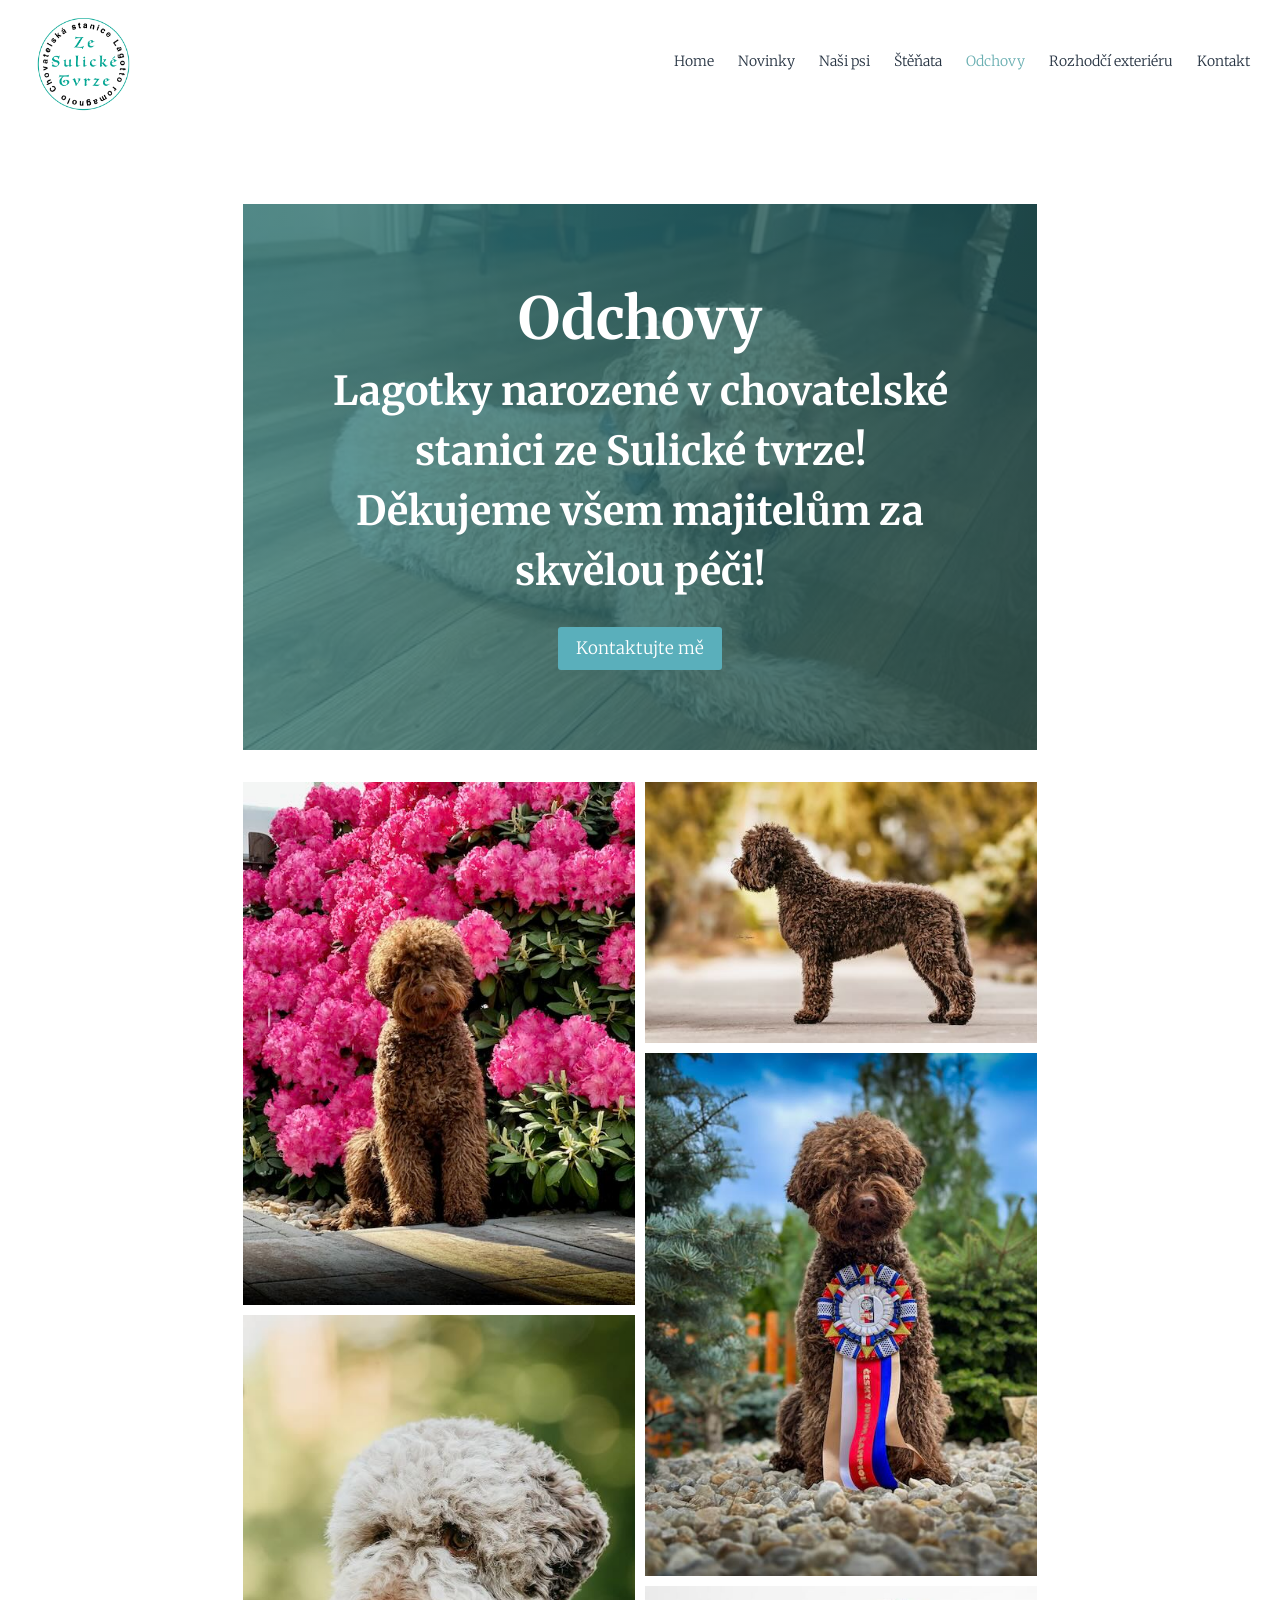
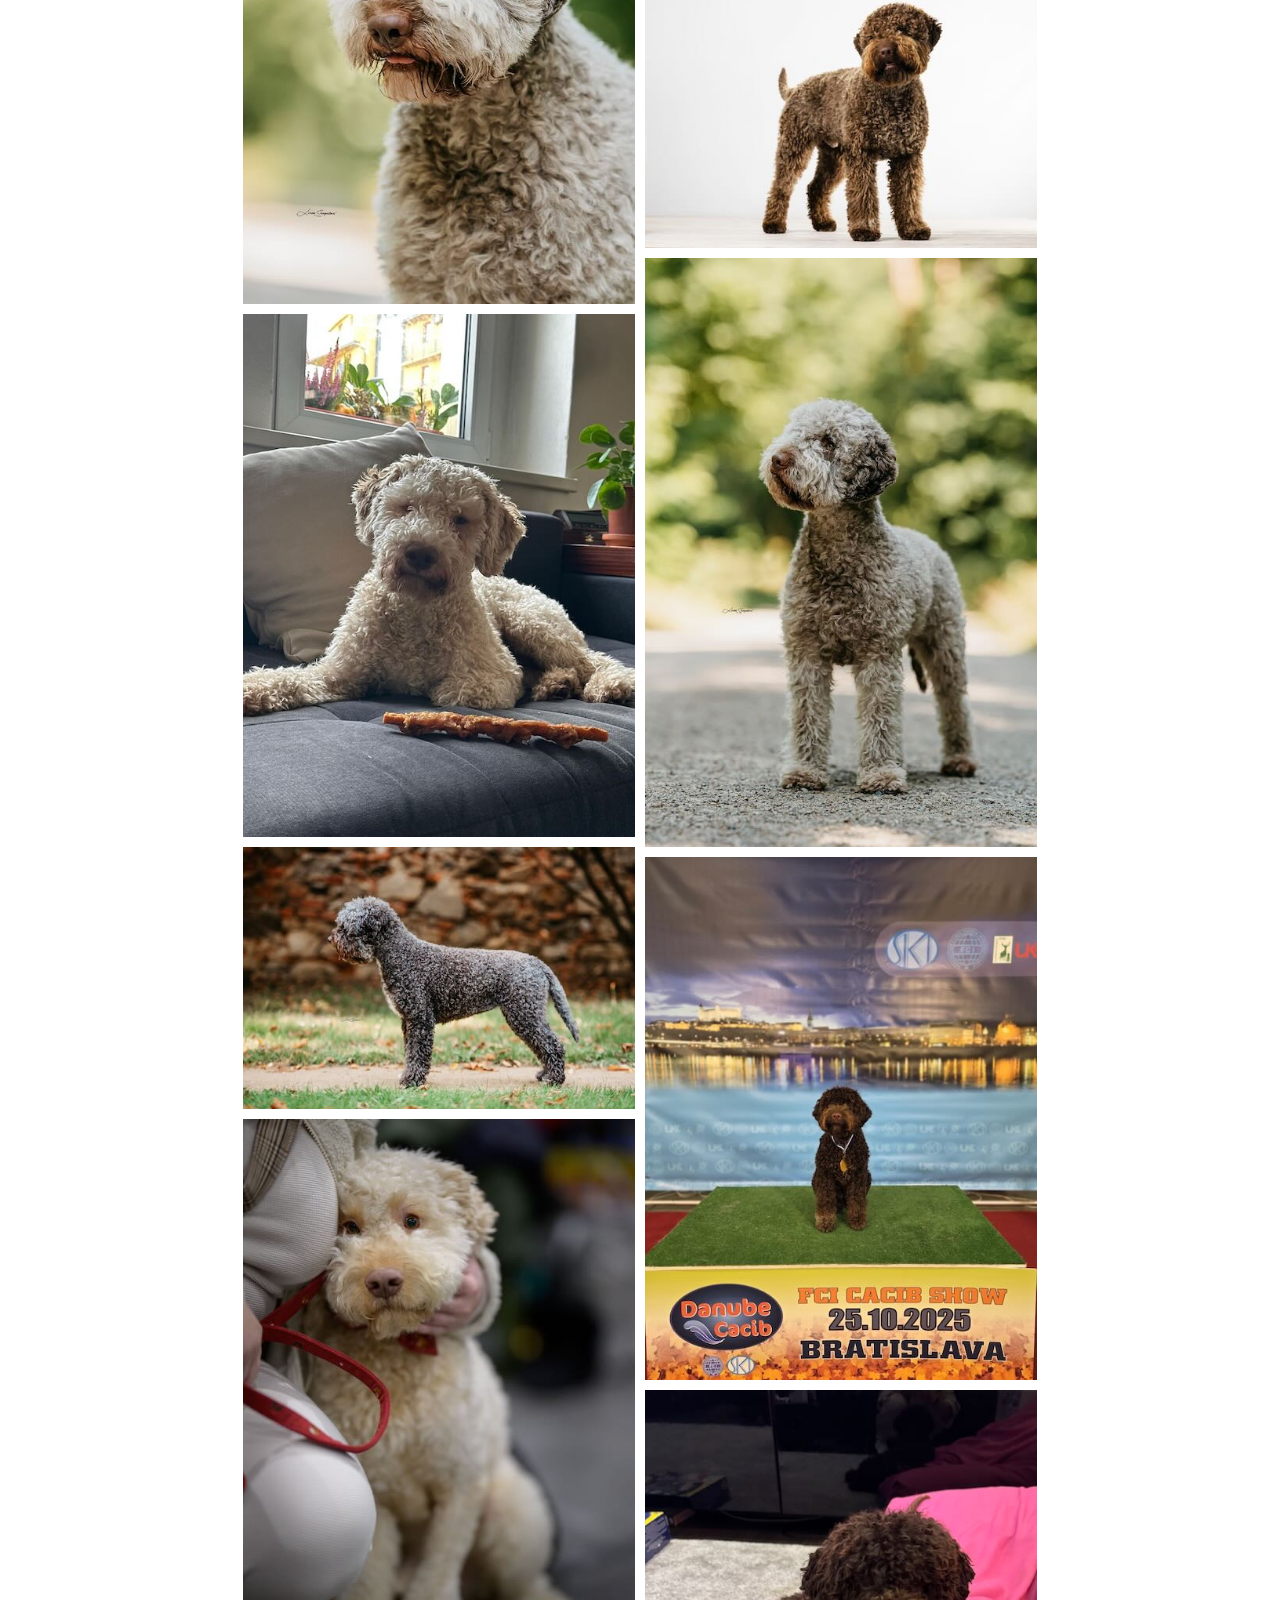
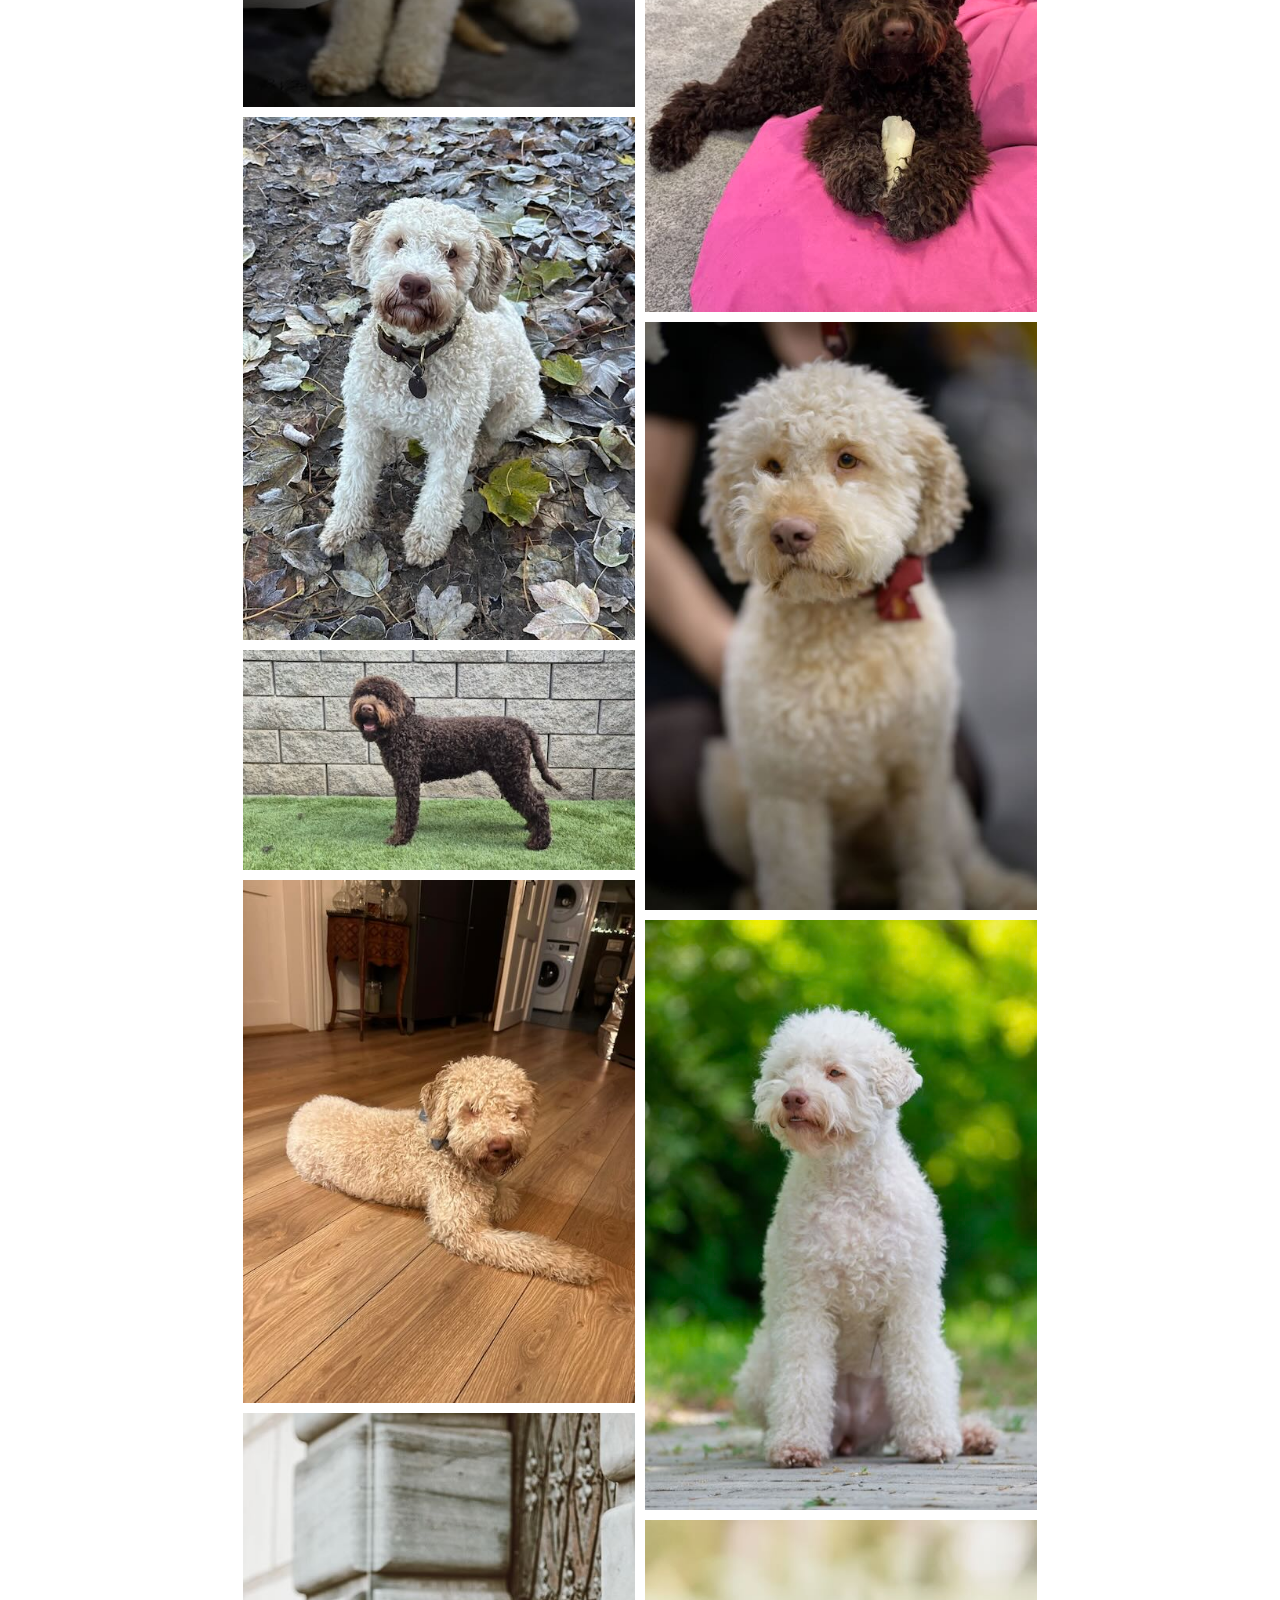
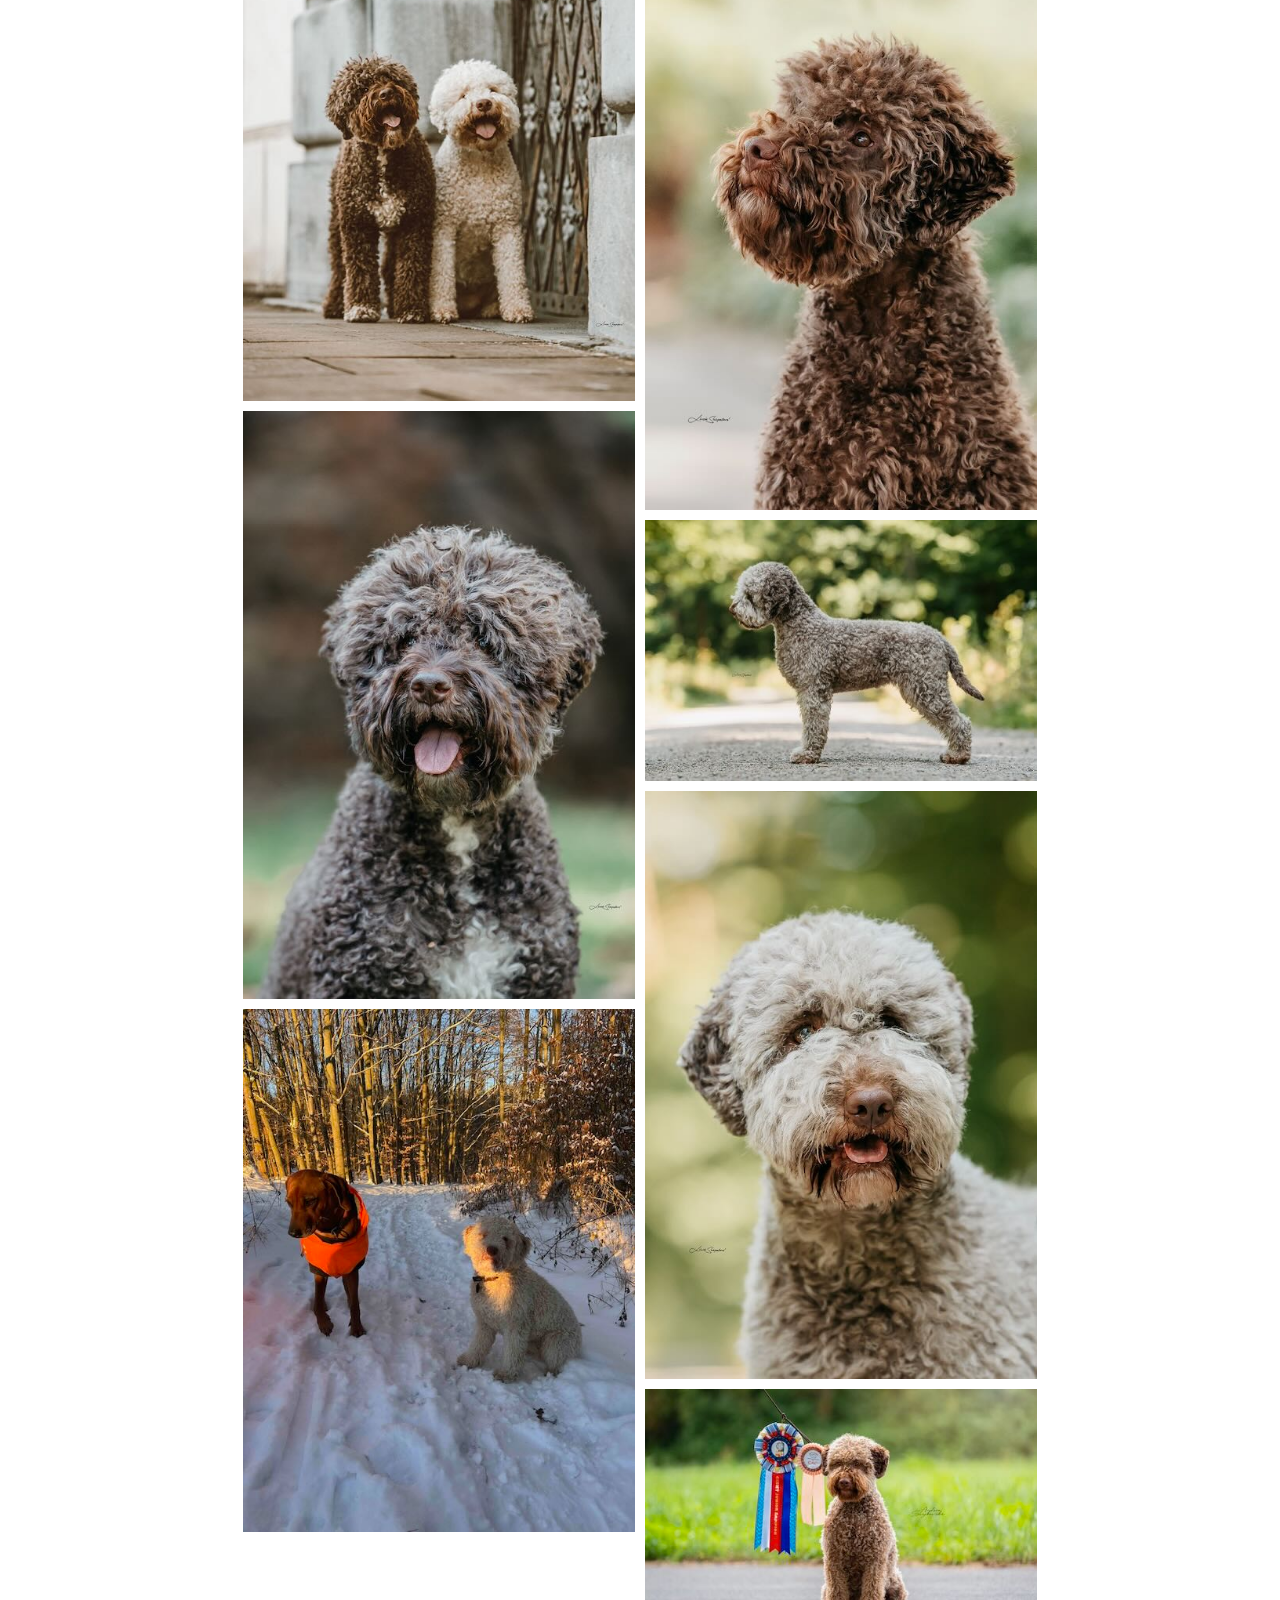
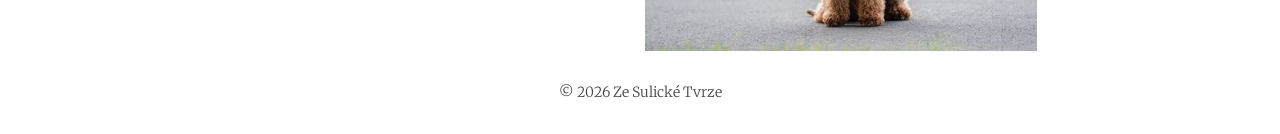
<file: odchovy/index.html>
<!doctype html><html lang="cs"><head><meta charset="utf-8"><meta name="viewport" content="width=device-width,initial-scale=1"><meta name="description" content="Chovatelská stanice plemene Lagotto Romagnolo Ze Sulické tvrze. Naši psi, štěňata, odchovy a kontakt."><title>Odchovy – Ze Sulické Tvrze</title><link rel="icon" href="/assets/cropped-logo.png"><link rel="preconnect" href="https://fonts.googleapis.com"><link rel="preconnect" href="https://fonts.gstatic.com" crossorigin><link href="https://fonts.googleapis.com/css2?family=Merriweather:wght@300;400;700&family=Lora:wght@400;700&family=Sorts+Mill+Goudy&display=swap" rel="stylesheet"><link rel="stylesheet" href="/style.css"><script src="/script.js" defer></script></head><body><a class="skip" href="#main">Přeskočit na obsah</a><header class="site-header"><a class="brand" href="/" aria-label="Ze Sulické Tvrze"><img src="/assets/cropped-logo.png" alt="Ze Sulické Tvrze" class="" loading="eager"></a><nav class="desktop-nav" aria-label="Hlavní nabídka"><a href="/" class="">Home</a><a href="/novinky/" class="">Novinky</a><a href="/nasi-psi/" class="">Naši psi</a><a href="/stenata/" class="">Štěňata</a><a href="/odchovy/" class="active">Odchovy</a><a href="/rozhodci-exterieru/" class="">Rozhodčí exteriéru</a><a href="/kontakt/" class="">Kontakt</a></nav><button class="menu-toggle" type="button" aria-label="Otevřít nabídku" aria-expanded="false" aria-controls="mobile-menu"><span></span><span></span><span></span></button></header><div class="menu-backdrop" hidden></div><nav class="mobile-menu" id="mobile-menu" aria-label="Mobilní nabídka" inert><button class="menu-close" type="button" aria-label="Zavřít nabídku">×</button><a href="/" class="">Home</a><a href="/novinky/" class="">Novinky</a><a href="/nasi-psi/" class="">Naši psi</a><a href="/stenata/" class="">Štěňata</a><a href="/odchovy/" class="active">Odchovy</a><a href="/rozhodci-exterieru/" class="">Rozhodčí exteriéru</a><a href="/kontakt/" class="">Kontakt</a></nav><main id="main"><div class="wide-shell"><section class="photo-hero" style="background-image:linear-gradient(110deg,rgba(54,138,146,.77),rgba(26,71,74,.81)),url('/assets/WhatsApp-Image-2026-01-21-at-16.45.58.jpeg')"><h1>Odchovy</h1><h2>Lagotky narozené v chovatelské stanici ze Sulické tvrze! Děkujeme všem majitelům za skvělou péči!</h2><a class="button" href="/kontakt/">Kontaktujte mě</a></section><div class="masonry"><img src="/assets/IMG_1355.jpeg" alt="Odchovy – fotografie" class="gallery-photo" loading="lazy"><img src="/assets/LUC8813w.jpeg" alt="Odchovy – fotografie" class="gallery-photo" loading="lazy"><img src="/assets/WhatsApp-Image-2026-01-21-at-16.46.00.jpeg" alt="Odchovy – fotografie" class="gallery-photo" loading="lazy"><img src="/assets/LUC_6075w.jpeg" alt="Odchovy – fotografie" class="gallery-photo" loading="lazy"><img src="/assets/image1-1.jpeg" alt="Odchovy – fotografie" class="gallery-photo" loading="lazy"><img src="/assets/WhatsApp-Image-2026-01-21-at-16.46.00-1.jpeg" alt="Odchovy – fotografie" class="gallery-photo" loading="lazy"><img src="/assets/image2.jpeg" alt="Odchovy – fotografie" class="gallery-photo" loading="lazy"><img src="/assets/WhatsApp-Image-2026-01-21-at-16.45.58.jpeg" alt="Odchovy – fotografie" class="gallery-photo" loading="lazy"><img src="/assets/LUC_7687w.jpeg" alt="Odchovy – fotografie" class="gallery-photo" loading="lazy"><img src="/assets/LUC_6138w.jpeg" alt="Odchovy – fotografie" class="gallery-photo" loading="lazy"><img src="/assets/IMG_5742.jpeg" alt="Odchovy – fotografie" class="gallery-photo" loading="lazy"><img src="/assets/LUC6867w-1.jpeg" alt="Odchovy – fotografie" class="gallery-photo" loading="lazy"><img src="/assets/IMG_4236.jpeg" alt="Odchovy – fotografie" class="gallery-photo" loading="lazy"><img src="/assets/IMG_4792.jpeg" alt="Odchovy – fotografie" class="gallery-photo" loading="lazy"><img src="/assets/LUC8656w.jpeg" alt="Odchovy – fotografie" class="gallery-photo" loading="lazy"><img src="/assets/image9.jpeg" alt="Odchovy – fotografie" class="gallery-photo" loading="lazy"><img src="/assets/image3.jpeg" alt="Odchovy – fotografie" class="gallery-photo" loading="lazy"><img src="/assets/image2-1.jpeg" alt="Odchovy – fotografie" class="gallery-photo" loading="lazy"><img src="/assets/5-_DSC0278.jpeg" alt="Odchovy – fotografie" class="gallery-photo" loading="lazy"><img src="/assets/LUC6822w.jpeg" alt="Odchovy – fotografie" class="gallery-photo" loading="lazy"><img src="/assets/LUC8611w-1.jpeg" alt="Odchovy – fotografie" class="gallery-photo" loading="lazy"><img src="/assets/LUC8797w.jpeg" alt="Odchovy – fotografie" class="gallery-photo" loading="lazy"><img src="/assets/NVP_MB25_HU_5_web.jpeg" alt="Odchovy – fotografie" class="gallery-photo" loading="lazy"></div></div></main><footer>© 2026 Ze Sulické Tvrze</footer></body></html>
</file>
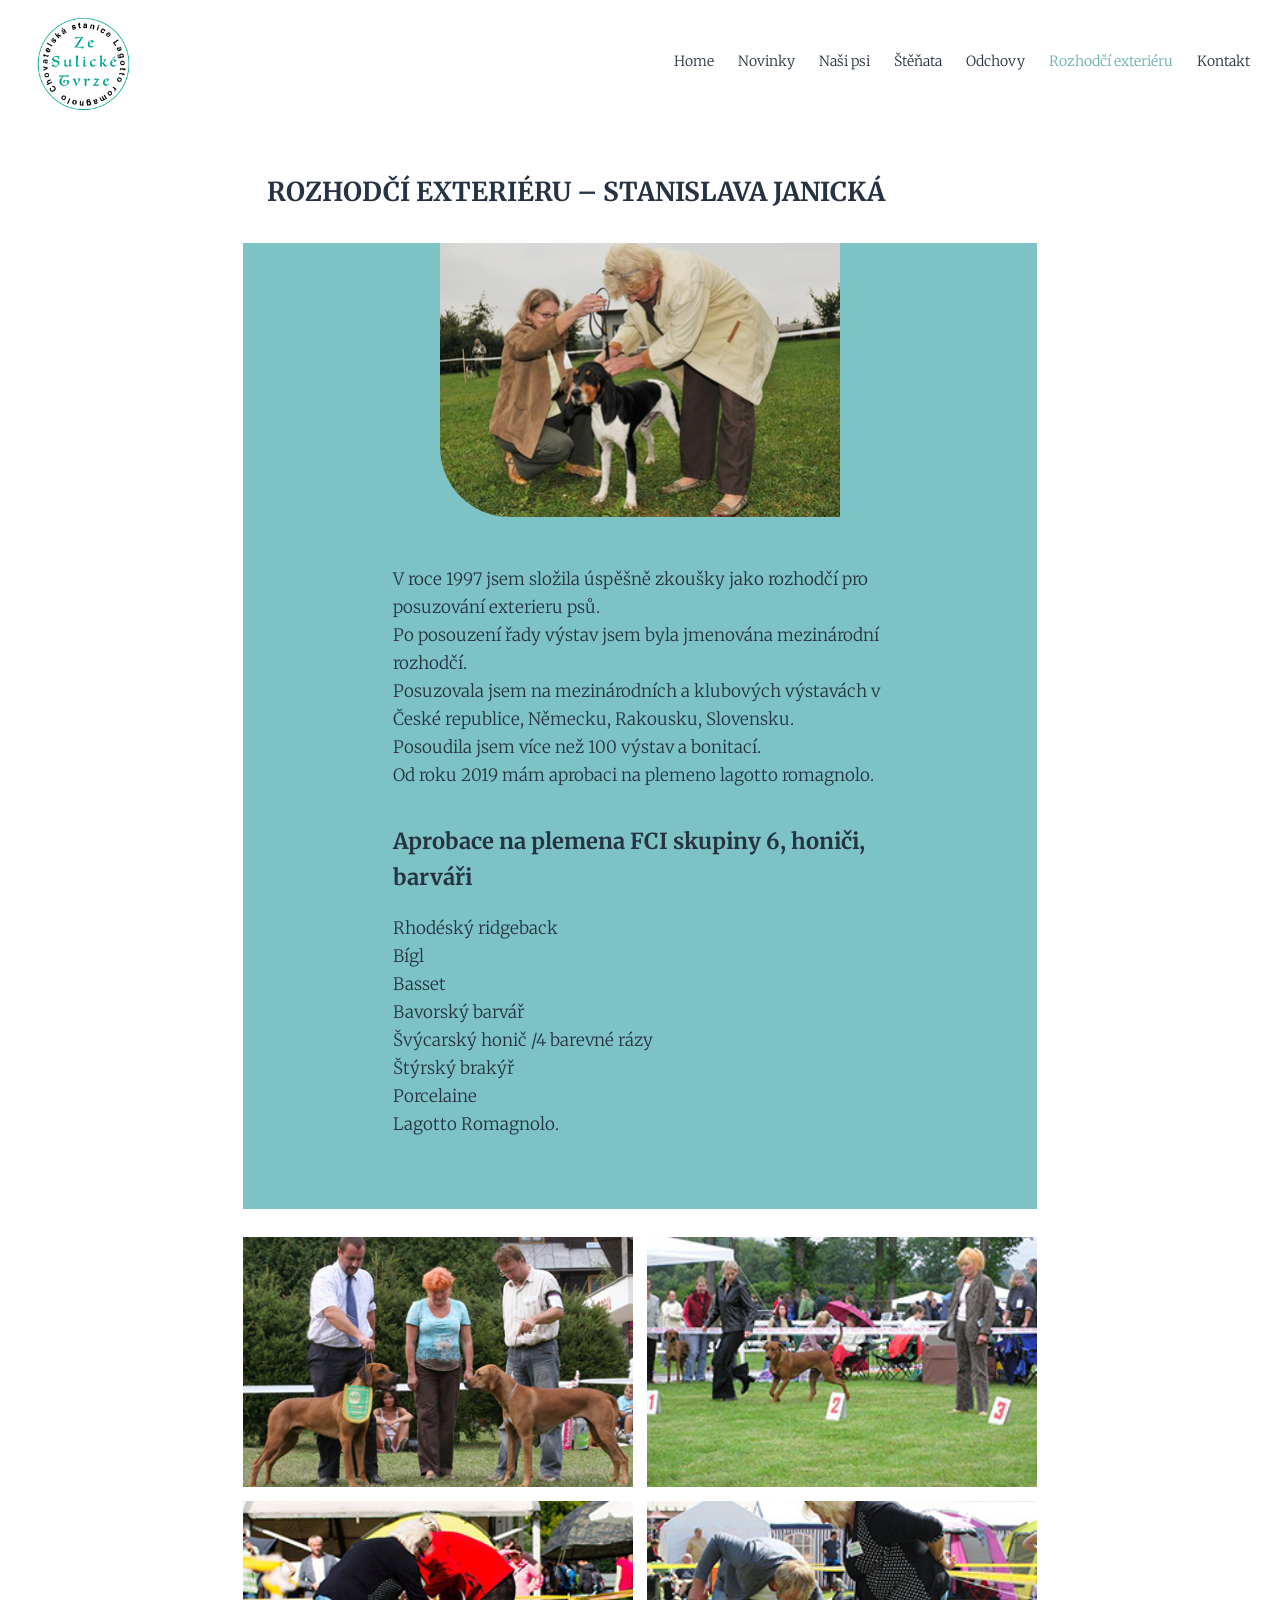
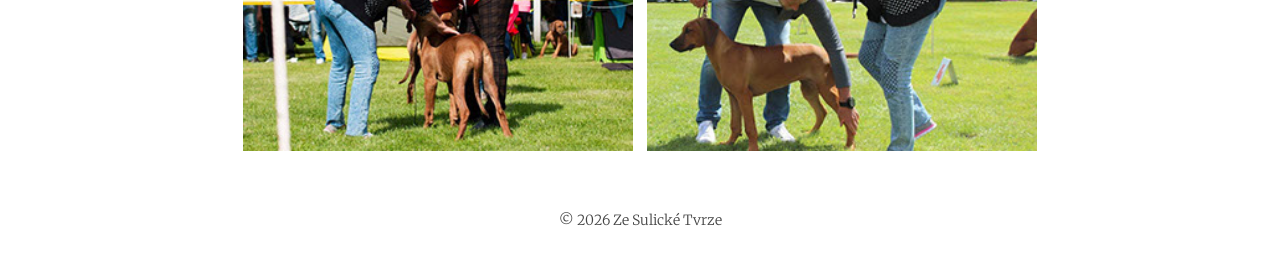
<file: rozhodci-exterieru/index.html>
<!doctype html><html lang="cs"><head><meta charset="utf-8"><meta name="viewport" content="width=device-width,initial-scale=1"><meta name="description" content="Chovatelská stanice plemene Lagotto Romagnolo Ze Sulické tvrze. Naši psi, štěňata, odchovy a kontakt."><title>Rozhodčí exteriéru – Ze Sulické Tvrze</title><link rel="icon" href="/assets/cropped-logo.png"><link rel="preconnect" href="https://fonts.googleapis.com"><link rel="preconnect" href="https://fonts.gstatic.com" crossorigin><link href="https://fonts.googleapis.com/css2?family=Merriweather:wght@300;400;700&family=Lora:wght@400;700&family=Sorts+Mill+Goudy&display=swap" rel="stylesheet"><link rel="stylesheet" href="/style.css"><script src="/script.js" defer></script></head><body><a class="skip" href="#main">Přeskočit na obsah</a><header class="site-header"><a class="brand" href="/" aria-label="Ze Sulické Tvrze"><img src="/assets/cropped-logo.png" alt="Ze Sulické Tvrze" class="" loading="eager"></a><nav class="desktop-nav" aria-label="Hlavní nabídka"><a href="/" class="">Home</a><a href="/novinky/" class="">Novinky</a><a href="/nasi-psi/" class="">Naši psi</a><a href="/stenata/" class="">Štěňata</a><a href="/odchovy/" class="">Odchovy</a><a href="/rozhodci-exterieru/" class="active">Rozhodčí exteriéru</a><a href="/kontakt/" class="">Kontakt</a></nav><button class="menu-toggle" type="button" aria-label="Otevřít nabídku" aria-expanded="false" aria-controls="mobile-menu"><span></span><span></span><span></span></button></header><div class="menu-backdrop" hidden></div><nav class="mobile-menu" id="mobile-menu" aria-label="Mobilní nabídka" inert><button class="menu-close" type="button" aria-label="Zavřít nabídku">×</button><a href="/" class="">Home</a><a href="/novinky/" class="">Novinky</a><a href="/nasi-psi/" class="">Naši psi</a><a href="/stenata/" class="">Štěňata</a><a href="/odchovy/" class="">Odchovy</a><a href="/rozhodci-exterieru/" class="active">Rozhodčí exteriéru</a><a href="/kontakt/" class="">Kontakt</a></nav><main id="main"><div class="page-shell"><h1 class="page-title">ROZHODČÍ EXTERIÉRU – STANISLAVA JANICKÁ</h1><section class="judge-panel"><img src="/assets/2.jpg" alt="Stanislava Janická při posuzování psů" class="judge-main" loading="lazy"><div class="judge-text"><p>V roce 1997 jsem složila úspěšně zkoušky jako rozhodčí pro posuzování exterieru psů.<br>Po posouzení řady výstav jsem byla jmenována mezinárodní rozhodčí.<br>Posuzovala jsem na mezinárodních a klubových výstavách v České republice, Německu, Rakousku, Slovensku.<br>Posoudila jsem více než 100 výstav a bonitací.<br>Od roku 2019 mám aprobaci na plemeno lagotto romagnolo.</p><h2>Aprobace na plemena FCI skupiny 6, honiči, barváři</h2><ul><li>Rhodéský ridgeback</li><li>Bígl</li><li>Basset</li><li>Bavorský barvář</li><li>Švýcarský honič /4 barevné rázy</li><li>Štýrský brakýř</li><li>Porcelaine</li><li>Lagotto Romagnolo.</li></ul></div></section><div class="judge-gallery"><img src="/assets/1-1.jpg" alt="Rozhodčí exteriéru – fotografie" class="" loading="lazy"><img src="/assets/16179335_10207728325597442_6084351276729221030_o295x221.jpg" alt="Rozhodčí exteriéru – fotografie" class="" loading="lazy"><img src="/assets/13719525_1039148059467910_2257300131639352584_o314x209.jpg" alt="Rozhodčí exteriéru – fotografie" class="" loading="lazy"><img src="/assets/13717202_1039388136110569_3140360417523137228_o295x249.jpg" alt="Rozhodčí exteriéru – fotografie" class="" loading="lazy"></div></div></main><footer>© 2026 Ze Sulické Tvrze</footer></body></html>
</file>
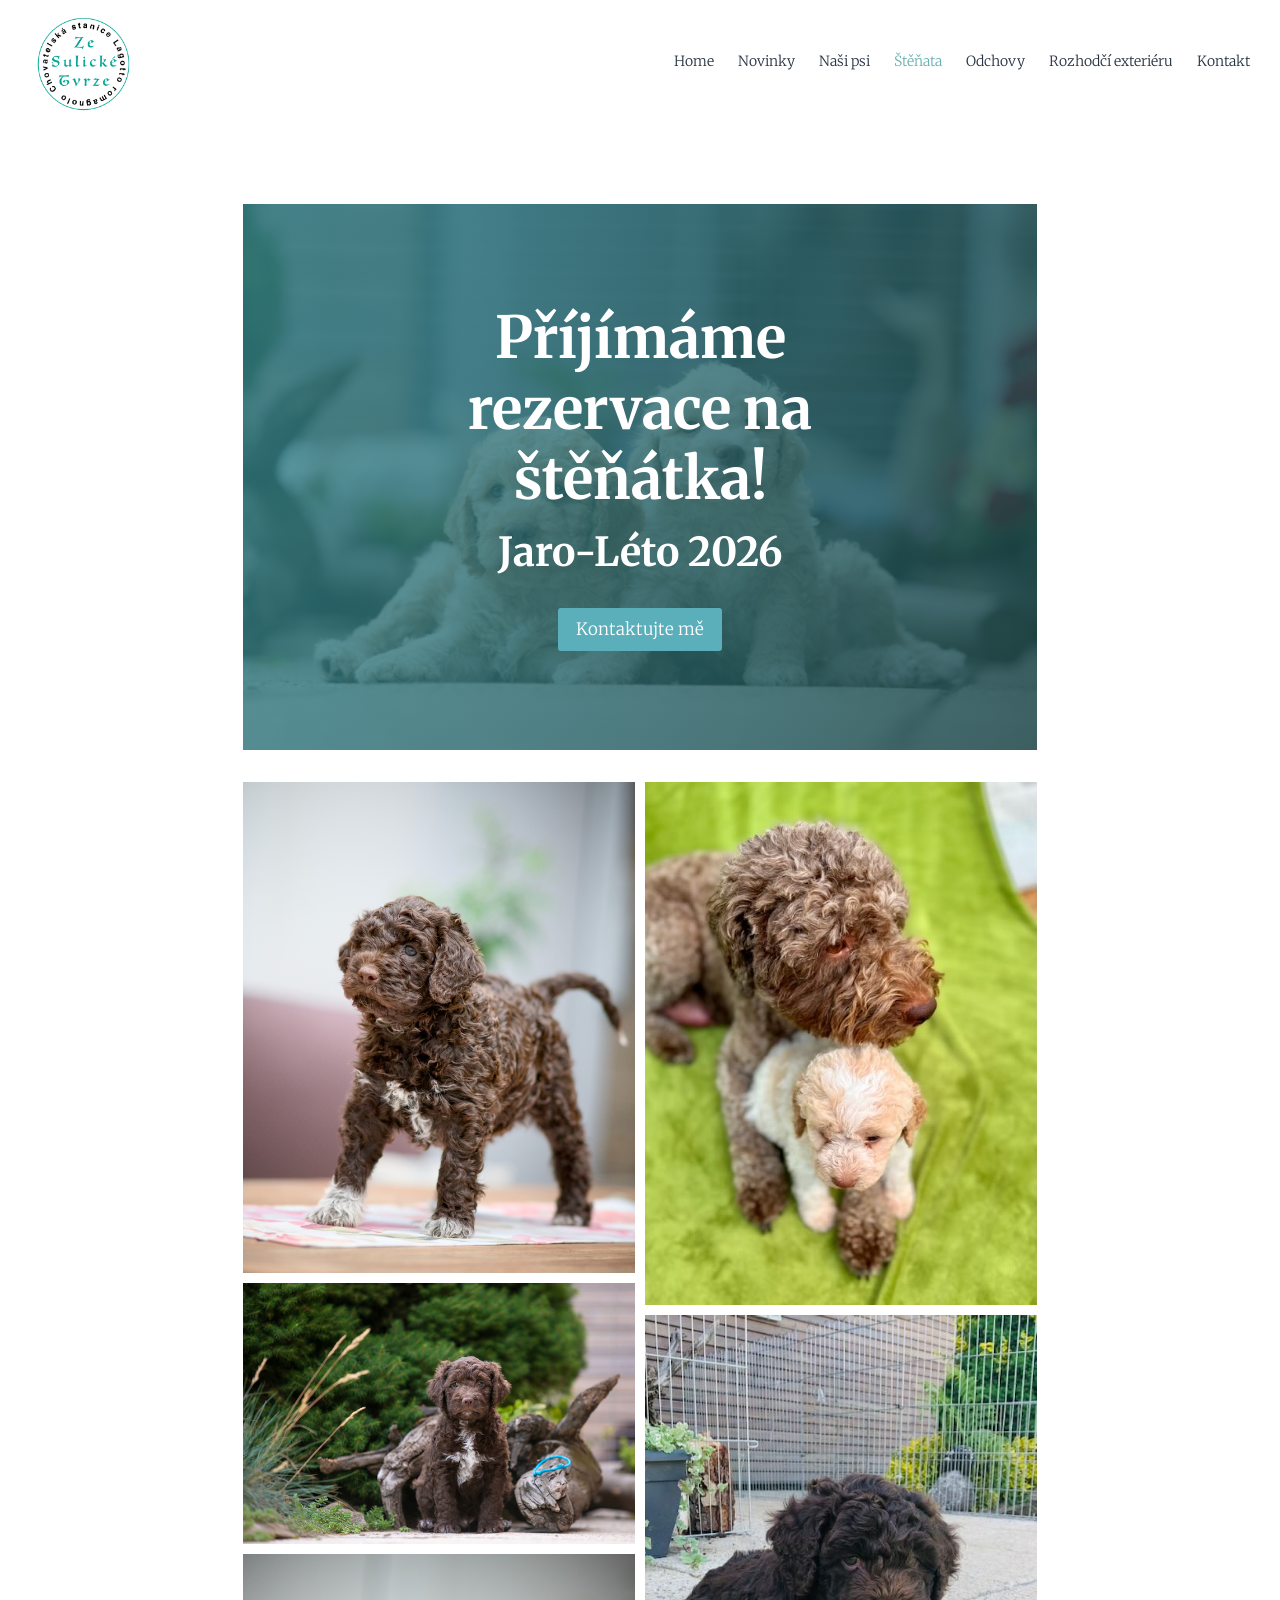
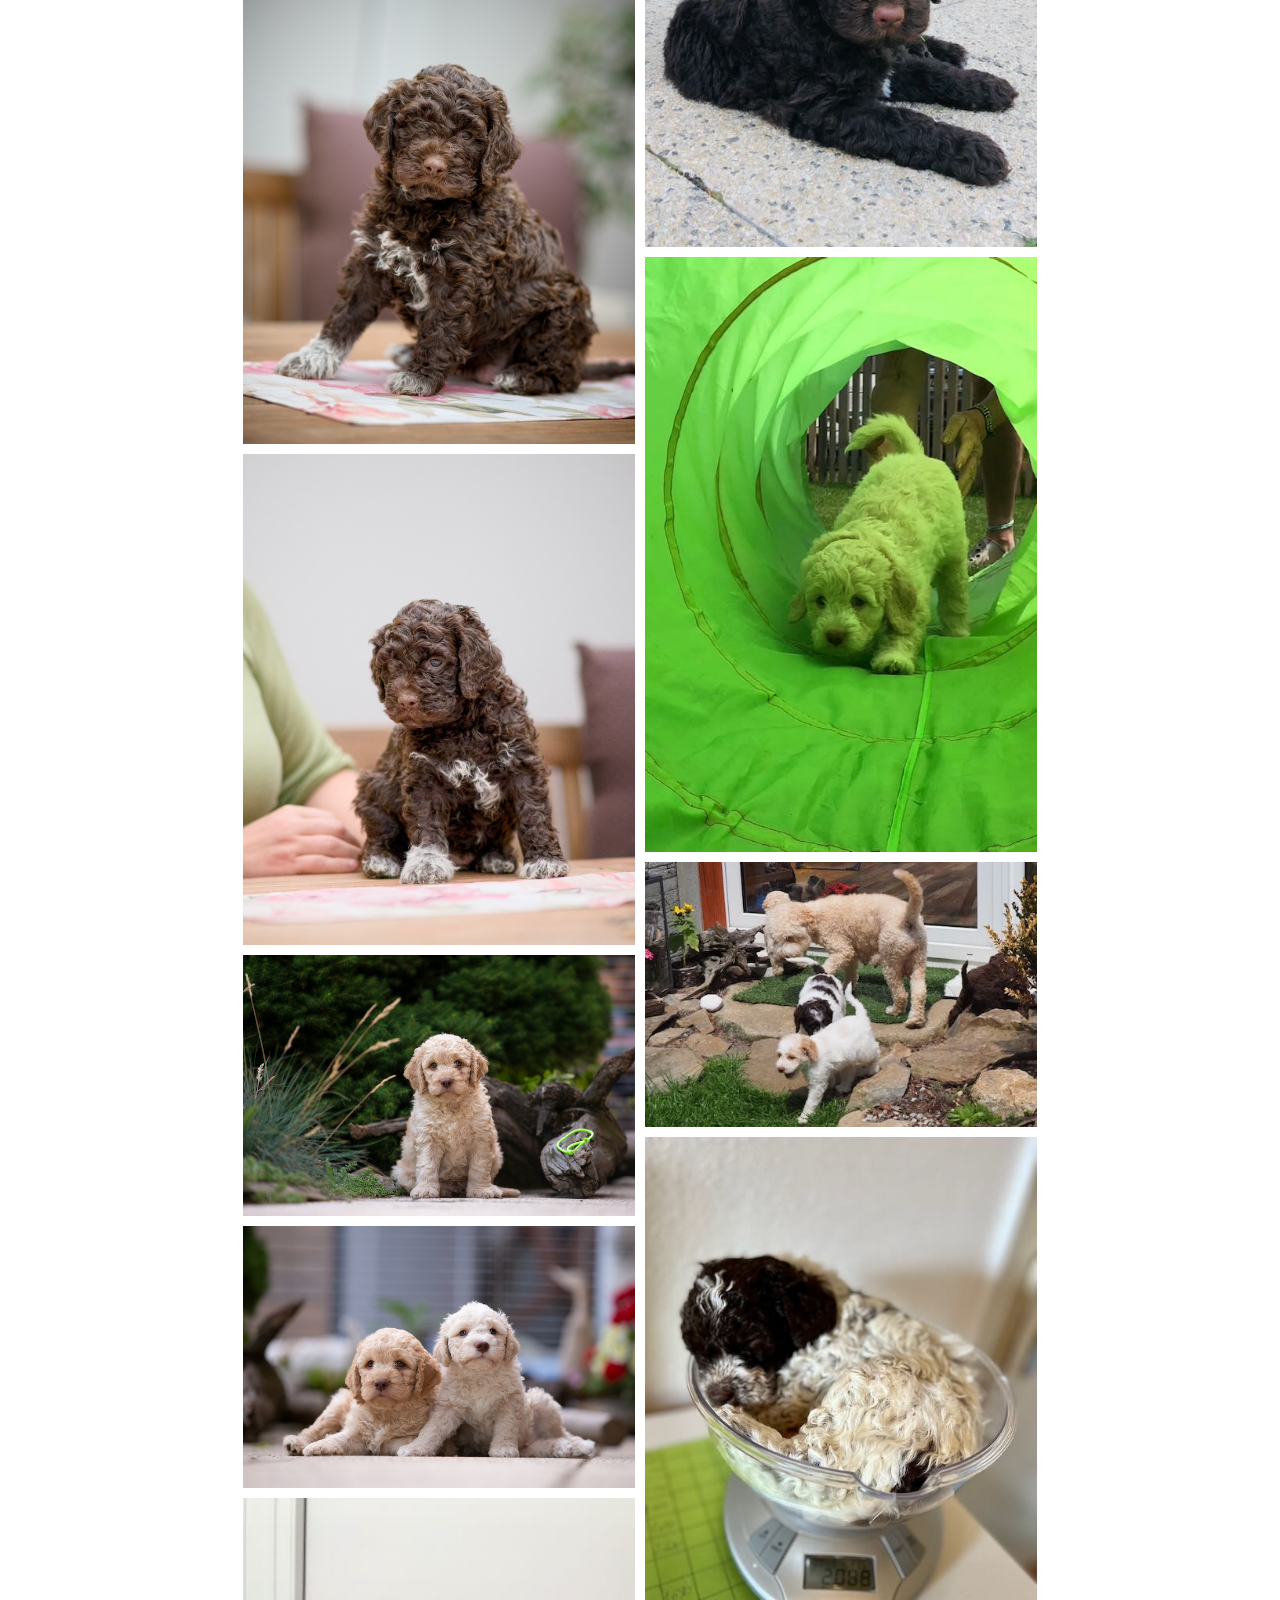
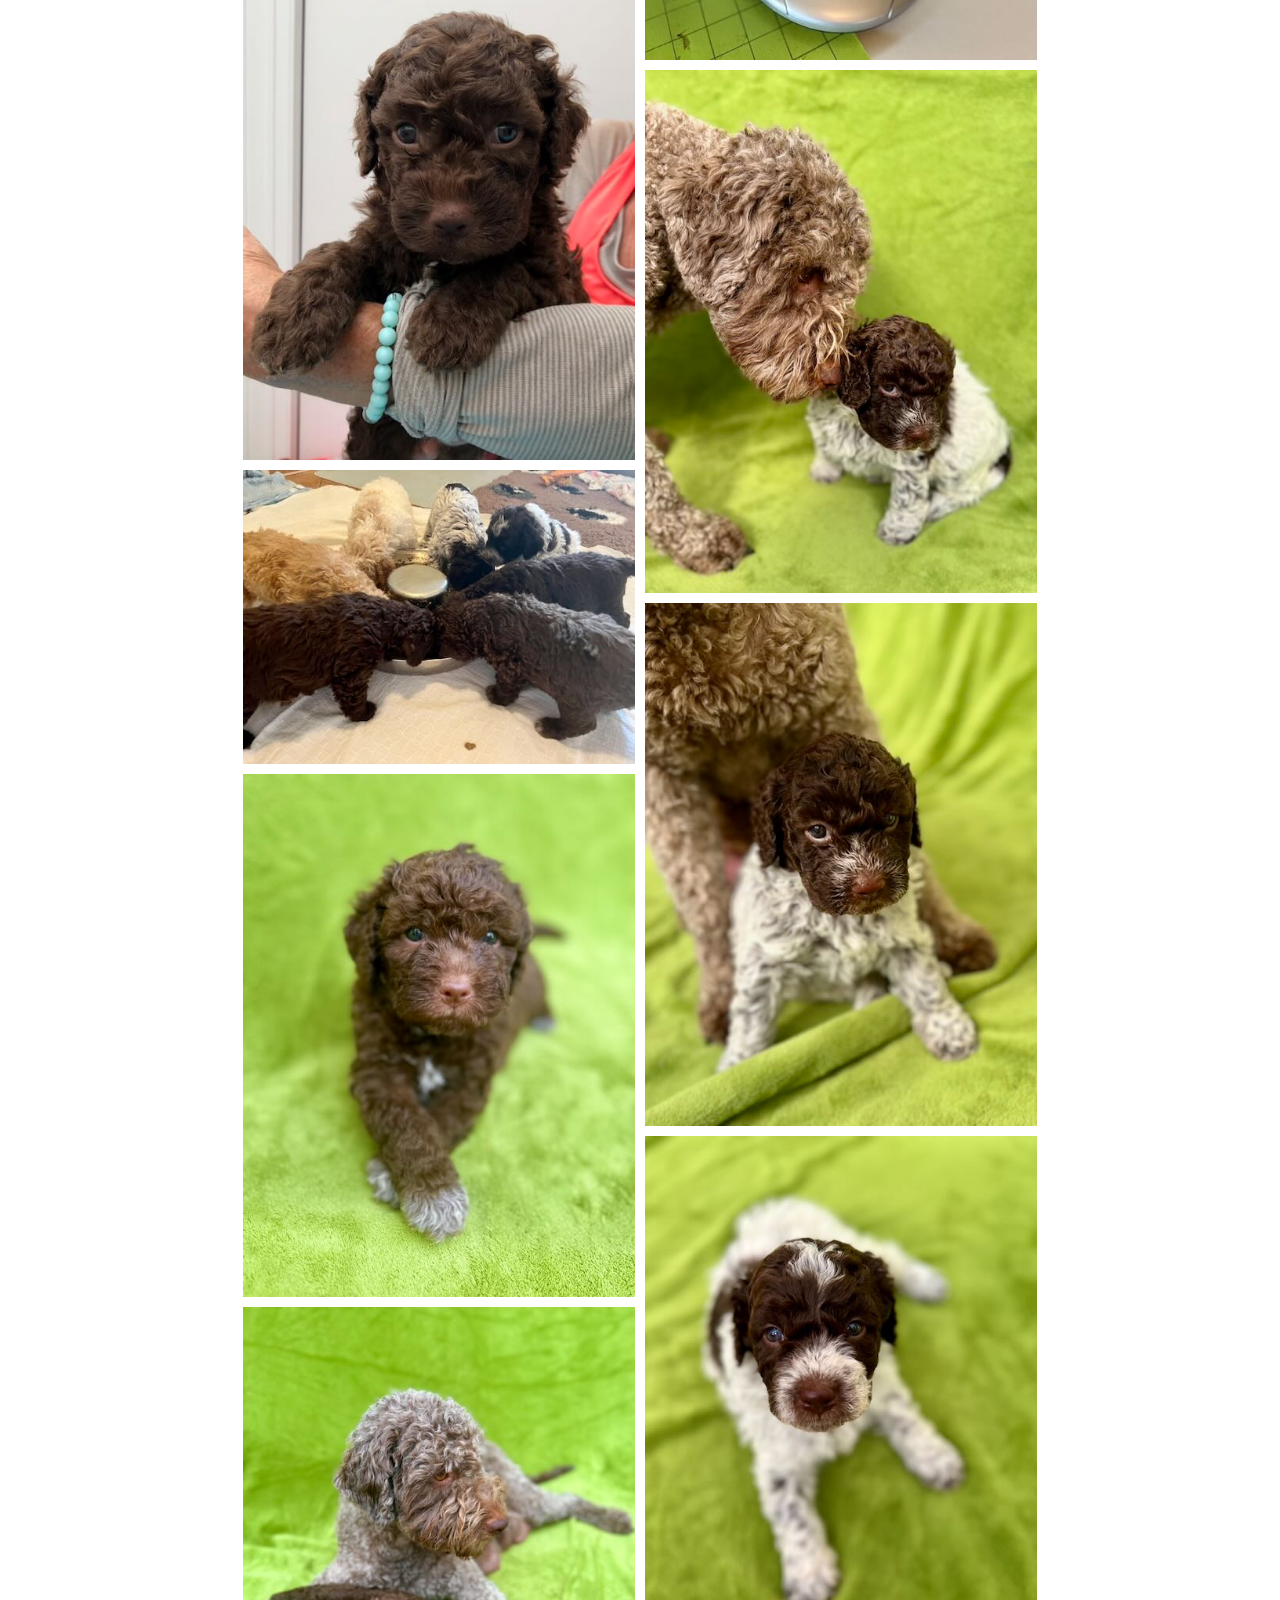
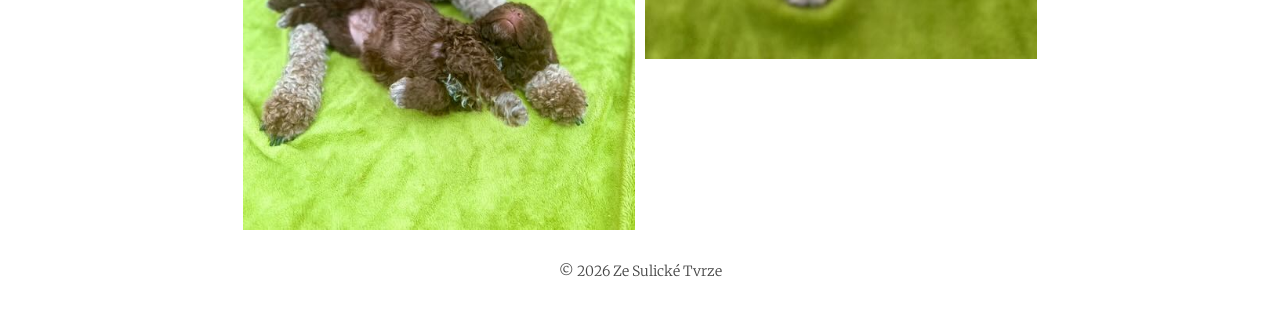
<file: stenata/index.html>
<!doctype html><html lang="cs"><head><meta charset="utf-8"><meta name="viewport" content="width=device-width,initial-scale=1"><meta name="description" content="Chovatelská stanice plemene Lagotto Romagnolo Ze Sulické tvrze. Naši psi, štěňata, odchovy a kontakt."><title>Příjímáme rezervace na štěňátka! – Ze Sulické Tvrze</title><link rel="icon" href="/assets/cropped-logo.png"><link rel="preconnect" href="https://fonts.googleapis.com"><link rel="preconnect" href="https://fonts.gstatic.com" crossorigin><link href="https://fonts.googleapis.com/css2?family=Merriweather:wght@300;400;700&family=Lora:wght@400;700&family=Sorts+Mill+Goudy&display=swap" rel="stylesheet"><link rel="stylesheet" href="/style.css"><script src="/script.js" defer></script></head><body><a class="skip" href="#main">Přeskočit na obsah</a><header class="site-header"><a class="brand" href="/" aria-label="Ze Sulické Tvrze"><img src="/assets/cropped-logo.png" alt="Ze Sulické Tvrze" class="" loading="eager"></a><nav class="desktop-nav" aria-label="Hlavní nabídka"><a href="/" class="">Home</a><a href="/novinky/" class="">Novinky</a><a href="/nasi-psi/" class="">Naši psi</a><a href="/stenata/" class="active">Štěňata</a><a href="/odchovy/" class="">Odchovy</a><a href="/rozhodci-exterieru/" class="">Rozhodčí exteriéru</a><a href="/kontakt/" class="">Kontakt</a></nav><button class="menu-toggle" type="button" aria-label="Otevřít nabídku" aria-expanded="false" aria-controls="mobile-menu"><span></span><span></span><span></span></button></header><div class="menu-backdrop" hidden></div><nav class="mobile-menu" id="mobile-menu" aria-label="Mobilní nabídka" inert><button class="menu-close" type="button" aria-label="Zavřít nabídku">×</button><a href="/" class="">Home</a><a href="/novinky/" class="">Novinky</a><a href="/nasi-psi/" class="">Naši psi</a><a href="/stenata/" class="active">Štěňata</a><a href="/odchovy/" class="">Odchovy</a><a href="/rozhodci-exterieru/" class="">Rozhodčí exteriéru</a><a href="/kontakt/" class="">Kontakt</a></nav><main id="main"><div class="wide-shell"><section class="photo-hero" style="background-image:linear-gradient(110deg,rgba(54,138,146,.77),rgba(26,71,74,.81)),url('/assets/6773DB4A-96CF-4D27-AED1-42AB10E7C184_1_105_c.jpeg')"><h1>Příjímáme rezervace na štěňátka!</h1><h2>Jaro-Léto 2026</h2><a class="button" href="/kontakt/">Kontaktujte mě</a></section><div class="masonry"><img src="/assets/DSC_4457.jpeg" alt="Příjímáme rezervace na štěňátka! – fotografie" class="gallery-photo" loading="lazy"><img src="/assets/F4473AFF-379F-49CC-8836-7CA9AE9AA029_1_105_c.jpeg" alt="Příjímáme rezervace na štěňátka! – fotografie" class="gallery-photo" loading="lazy"><img src="/assets/DSC_4451.jpeg" alt="Příjímáme rezervace na štěňátka! – fotografie" class="gallery-photo" loading="lazy"><img src="/assets/DSC_4437.jpeg" alt="Příjímáme rezervace na štěňátka! – fotografie" class="gallery-photo" loading="lazy"><img src="/assets/619524C3-952B-4AEF-B809-743F22AA2808_1_105_c.jpeg" alt="Příjímáme rezervace na štěňátka! – fotografie" class="gallery-photo" loading="lazy"><img src="/assets/6773DB4A-96CF-4D27-AED1-42AB10E7C184_1_105_c.jpeg" alt="Příjímáme rezervace na štěňátka! – fotografie" class="gallery-photo" loading="lazy"><img src="/assets/IMG_9108.jpeg" alt="Příjímáme rezervace na štěňátka! – fotografie" class="gallery-photo" loading="lazy"><img src="/assets/IMG_6502.jpeg" alt="Příjímáme rezervace na štěňátka! – fotografie" class="gallery-photo" loading="lazy"><img src="/assets/IMG_6473.jpeg" alt="Příjímáme rezervace na štěňátka! – fotografie" class="gallery-photo" loading="lazy"><img src="/assets/IMG_6457.jpeg" alt="Příjímáme rezervace na štěňátka! – fotografie" class="gallery-photo" loading="lazy"><img src="/assets/IMG_6331.jpeg" alt="Příjímáme rezervace na štěňátka! – fotografie" class="gallery-photo" loading="lazy"><img src="/assets/IMG_0525.jpeg" alt="Příjímáme rezervace na štěňátka! – fotografie" class="gallery-photo" loading="lazy"><img src="/assets/IMG_0812.jpeg" alt="Příjímáme rezervace na štěňátka! – fotografie" class="gallery-photo" loading="lazy"><img src="/assets/IMG_0904.jpeg" alt="Příjímáme rezervace na štěňátka! – fotografie" class="gallery-photo" loading="lazy"><img src="/assets/IMG_6011.jpeg" alt="Příjímáme rezervace na štěňátka! – fotografie" class="gallery-photo" loading="lazy"><img src="/assets/IMG_6100.jpeg" alt="Příjímáme rezervace na štěňátka! – fotografie" class="gallery-photo" loading="lazy"><img src="/assets/IMG_6127.jpeg" alt="Příjímáme rezervace na štěňátka! – fotografie" class="gallery-photo" loading="lazy"><img src="/assets/IMG_6182.jpeg" alt="Příjímáme rezervace na štěňátka! – fotografie" class="gallery-photo" loading="lazy"></div></div></main><footer>© 2026 Ze Sulické Tvrze</footer></body></html>
</file>
<file: style.css>
*{box-sizing:border-box}html{scroll-behavior:smooth}body{margin:0;color:#263342;font:300 17px/1.65 Merriweather,Georgia,serif;background:#fff}img{max-width:100%;display:block}a{color:inherit}.skip{position:absolute;left:-9999px;top:0;background:#fff;padding:8px;z-index:100}.skip:focus{left:8px}.site-header{height:124px;padding:0 30px;display:flex;align-items:center;justify-content:space-between;background:white;position:relative;z-index:10}.brand img{width:108px;height:108px;object-fit:contain}.desktop-nav{display:flex;gap:24px;align-items:center}.desktop-nav a{text-decoration:none;font-size:14px}.desktop-nav a:hover,.desktop-nav a.active{color:#6aafb2}.menu-toggle{display:none;border:0;background:none;width:32px;height:32px;padding:5px;cursor:pointer}.menu-toggle span{display:block;width:17px;height:1.5px;background:#263342;margin:4px auto}.menu-backdrop{position:fixed;inset:0;background:rgba(0,0,0,.55);z-index:20}.mobile-menu{position:fixed;right:0;top:0;bottom:0;width:min(88vw,740px);background:#111214;color:#eee;z-index:21;padding:52px 22px 40px;overflow-y:auto;transform:translateX(100%);transition:transform .25s ease}.mobile-menu.open{transform:translateX(0)}.mobile-menu a{display:block;border-bottom:1px solid #2b2b2b;padding:12px 8px;text-decoration:none;font-size:14px}.mobile-menu a.active,.mobile-menu a:hover{color:#82c3c6}.menu-close{position:absolute;right:16px;top:10px;background:none;color:#eee;border:0;font-size:32px;cursor:pointer}.button{display:inline-block;background:#4d8c9b;color:#fff;text-decoration:none;padding:8px 18px;border-radius:3px;font-size:17px;line-height:1.6}.button:hover{background:#3a7381}.page-shell{max-width:842px;padding:0 24px;margin:0 auto}.wide-shell{max-width:842px;padding:0 24px;margin:80px auto 0}.page-title{font-size:26px;margin:50px 24px 34px;font-weight:700;line-height:1.35}.feature-card{background:#54bfc1;padding:0 0 54px;margin-bottom:38px}.feature-media{max-width:494px;margin:0 auto}.feature-media img{width:100%;height:auto;border-radius:0 74px 0 0}.feature-copy{background:#fff;max-width:494px;margin:0 auto;padding:54px 60px;font-size:17px}.feature-copy h2{font-size:23px;line-height:1.35;margin:0 0 16px}.feature-copy p{margin:0 0 17px}.feature-copy p+ p{margin-top:0}.text-link{color:#397e87}.dog-card{background:#7dc3c5}.dog-card .feature-copy p{margin:0;line-height:1.62}.dog-card .feature-copy p:last-of-type{margin:20px 0}.memorial{text-align:center;padding:45px 0}.memorial h2{font-size:25px}.memorial>p{max-width:700px;margin:0 auto 36px}.memorial-grid{display:grid;grid-template-columns:repeat(2,1fr);gap:30px;text-align:center}.memorial-card img{width:100%;height:280px;object-fit:cover}.memorial-card h3{font-size:19px;line-height:1.4;margin:14px 0 8px}.memorial-card p{font-size:15px;margin:0 0 8px}.photo-hero{min-height:546px;background-size:cover;background-position:center;display:flex;flex-direction:column;align-items:center;justify-content:center;text-align:center;color:white;padding:42px 80px}.photo-hero h1{font-size:58px;line-height:1.22;margin:0 0 7px;max-width:520px}.photo-hero h2{font-size:40px;line-height:1.5;margin:0 0 26px;max-width:650px}.photo-hero .button{background:#5aafbb}.masonry{columns:2;column-gap:10px;margin-top:32px}.masonry img{width:100%;height:auto;margin-bottom:10px;break-inside:avoid}.judge-panel{background:#7dc3c5;padding:0 0 54px}.judge-main{width:400px;max-width:100%;margin:0 auto 48px;border-radius:0 0 0 70px}.judge-text{max-width:494px;margin:auto}.judge-text p{margin:0 0 34px}.judge-text h2{font-size:22px}.judge-text ul{list-style:none;padding:0}.judge-gallery{display:grid;grid-template-columns:repeat(2,1fr);gap:14px;margin:28px 0}.judge-gallery img{width:100%;height:250px;object-fit:cover}.contact-shell{padding-top:0}.contact-panel{background:#f8f9ff;padding:48px;display:flex;gap:36px;align-items:center}.contact-photo{width:450px;max-width:60%;border-radius:0 70px 0 0}.contact-text h1{font-size:29px}.contact-text p{margin:16px 0}.contact-text a{text-decoration:none}.contact-text a:hover{text-decoration:underline}.map{width:100%;height:420px;border:0;margin:35px 0}.home-hero{background:radial-gradient(circle at 53% 45%,#9ef2e8 5%,#8ce8e2 35%,#4c9298 100%);padding:92px 24px 95px;text-align:center}.hero-inner{max-width:650px;margin:auto}.eyebrow{font-weight:700;font-style:italic;margin:0 0 14px}.home-hero h1{font-family:'Sorts Mill Goudy',Georgia,serif;font-weight:400;font-size:70px;line-height:1.2;margin:0 0 54px}.hero-intro{border-left:1px solid rgba(38,51,66,.18);padding-left:10px}.hero-intro h2{font-size:21px;margin:0 0 18px}.hero-intro p{font-size:17px;margin:0 auto 26px;max-width:570px}.home-portrait{width:542px;max-width:100%;margin:72px auto 0;border-radius:0 70px 0 0}.about{padding:70px 24px 90px}.about-inner{max-width:750px;margin:auto}.about h2{text-align:center;font-size:36px}.about .lead{text-align:center;font-size:20px}.facts{display:grid;grid-template-columns:repeat(3,1fr);gap:24px;margin:60px 0}.facts h3{font-size:20px}.facts p{font-size:15px}.story p{margin:0 0 22px}.center{text-align:center;margin:38px 0}footer{text-align:center;padding:30px 15px;font-size:14px;color:#444}@media(max-width:1100px){.desktop-nav{display:none}.menu-toggle{display:block}}@media(max-width:700px){body{font-size:16px}.site-header{height:100px;padding:0 16px}.brand img{height:87px;width:87px}.page-shell,.wide-shell{padding:0 16px}.wide-shell{margin-top:42px}.page-title{margin:32px 8px 25px;font-size:24px}.feature-copy{padding:30px 24px}.feature-card{padding-bottom:24px}.photo-hero{min-height:460px;padding:30px}.photo-hero h1{font-size:42px}.photo-hero h2{font-size:29px}.masonry{columns:2;gap:8px}.masonry img{margin-bottom:8px}.home-hero{padding:68px 18px}.home-hero h1{font-size:44px;margin-bottom:32px}.hero-intro h2{font-size:19px}.home-portrait{margin-top:50px}.facts{grid-template-columns:1fr;gap:10px;margin:34px 0}.about{padding:45px 18px}.about h2{font-size:29px}.memorial-grid{gap:18px}.memorial-card img{height:200px}.judge-text{padding:0 24px}.contact-panel{padding:25px;display:block}.contact-photo{max-width:100%;width:100%}.contact-text{padding:10px 0}.judge-gallery img{height:180px}}@media(max-width:420px){.masonry{columns:1}.memorial-grid{grid-template-columns:1fr}.photo-hero h1{font-size:34px}.photo-hero h2{font-size:24px}}
.map-link{text-align:center;margin:-20px 0 35px}.map-link a{color:#397e87}

@media (min-width: 1101px) {
  .home-hero {
    padding: 80px clamp(28px, 6vw, 120px) 0;
    text-align: left;
  }

  .hero-inner {
    max-width: 1640px;
    display: grid;
    grid-template-columns: minmax(0, 1fr) minmax(0, 1fr);
    grid-template-rows: auto auto 1fr;
    column-gap: clamp(48px, 5vw, 100px);
    align-items: start;
  }

  .hero-inner .eyebrow {
    grid-column: 1;
    grid-row: 1;
    margin: 60px 0 8px;
  }

  .home-hero h1 {
    grid-column: 1;
    grid-row: 2;
    font-size: clamp(76px, 7vw, 130px);
    line-height: 1.06;
    margin: 0 0 70px;
  }

  .hero-intro {
    grid-column: 1;
    grid-row: 3;
    max-width: 600px;
    margin-left: clamp(0px, 8vw, 145px);
    padding-left: clamp(28px, 3vw, 70px);
    text-align: left;
  }

  .hero-intro p {
    margin-left: 0;
    margin-right: 0;
  }

  .hero-intro .button {
    display: table;
    margin: 32px auto 0;
  }

  .home-portrait {
    grid-column: 2;
    grid-row: 1 / 4;
    width: 100%;
    margin: 0 0 -36px;
    border-radius: 0 90px 0 0;
  }
}
</file>
